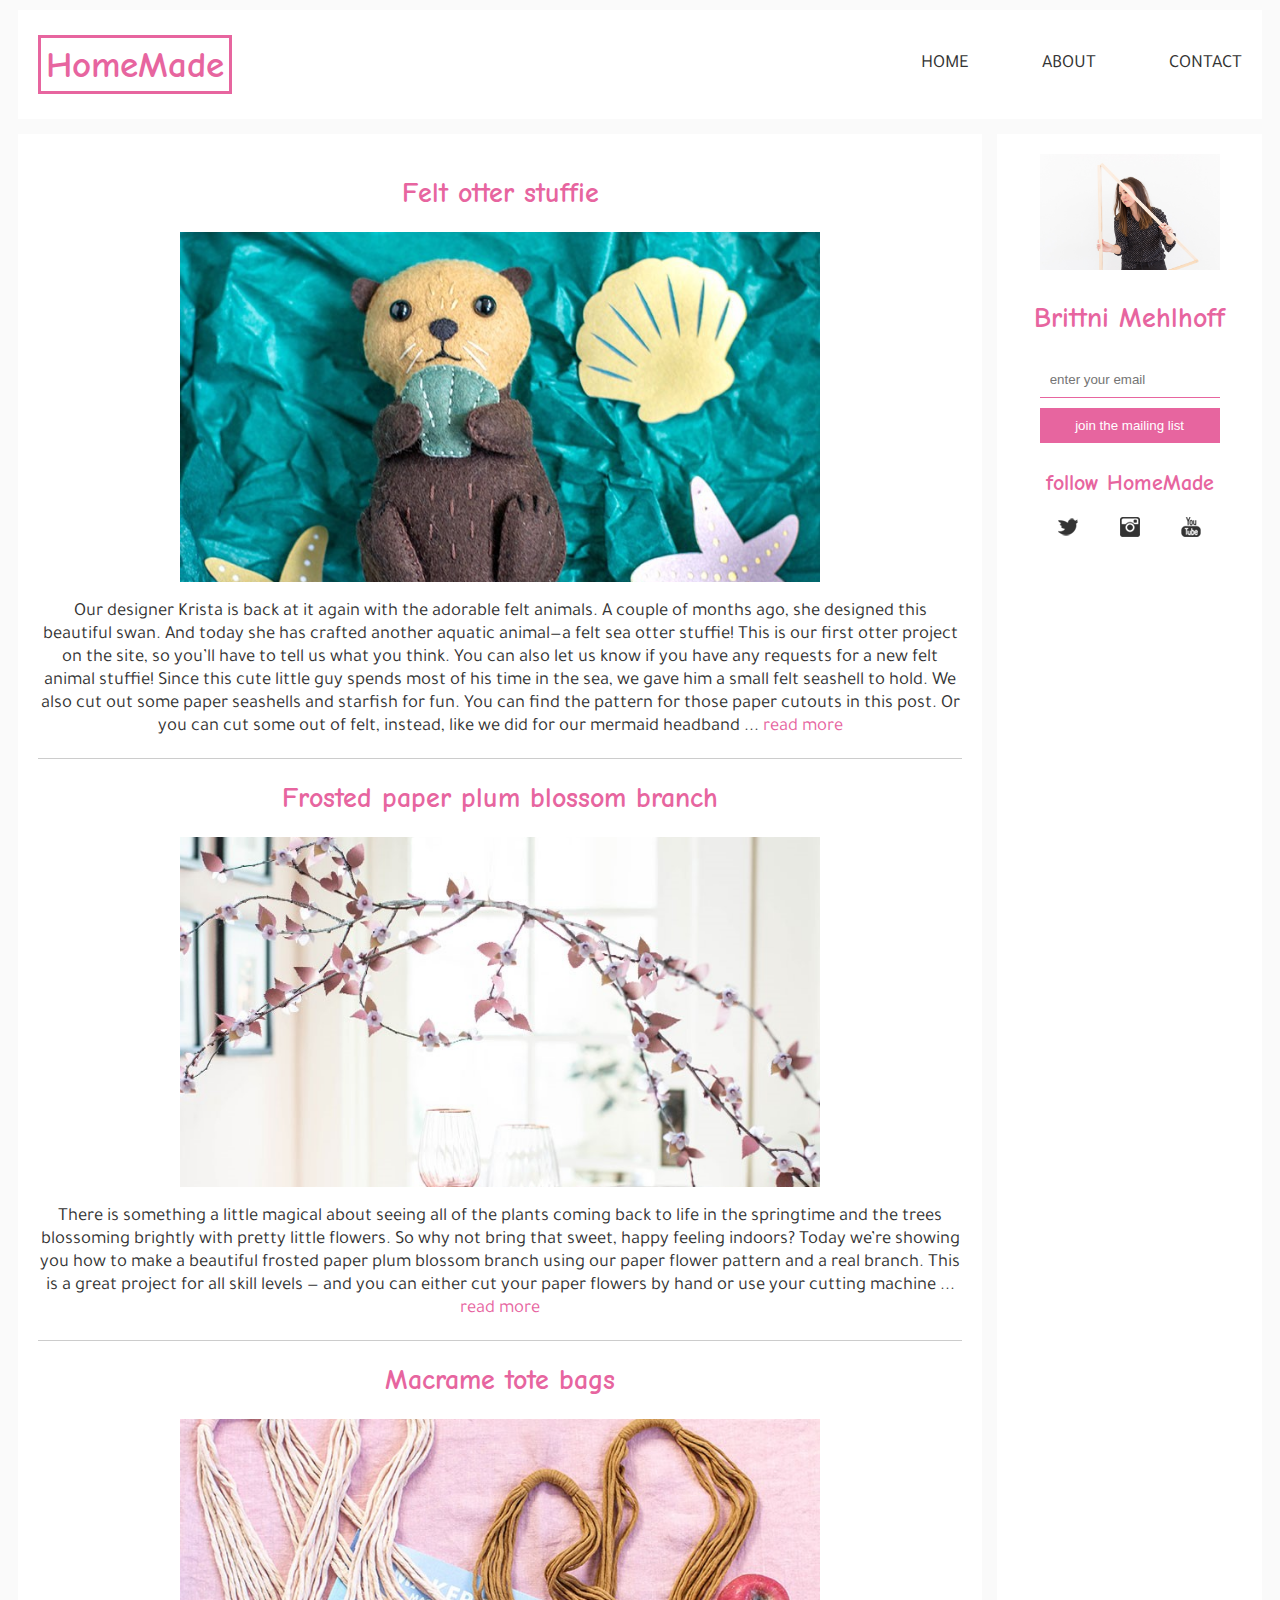
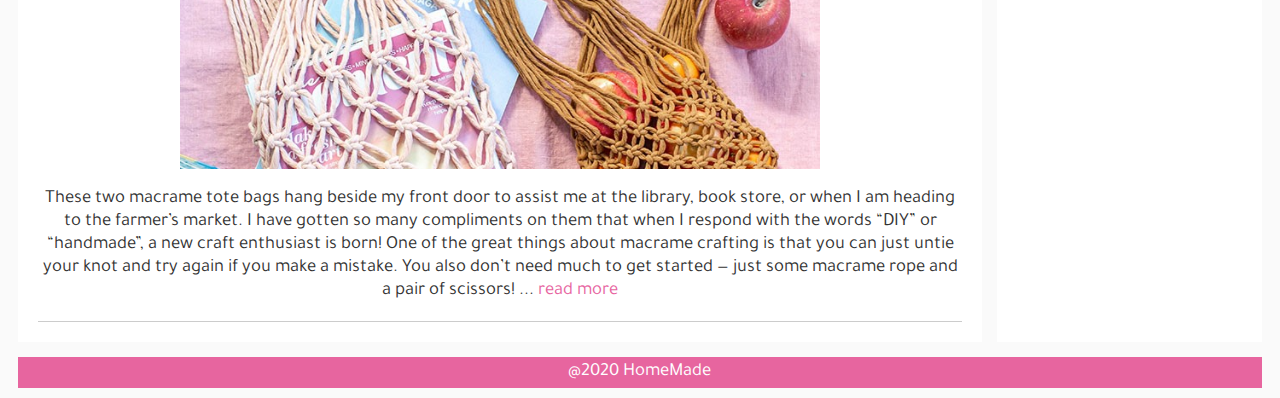
<file: index.html>
<!DOCTYPE html>
<html lang="en">
<head>
  <meta charset="UTF-8">
  <meta name="viewport" content="width=device-width, initial-scale=1.0">
  <title> HomeMade </title>
  <link rel="stylesheet" href="css/app.css">
  <!-- google fonts -->
  <link rel="stylesheet" href="https://fonts.googleapis.com/css2?family=Comic+Neue:wght@400;700&family=Tajawal:wght@400;700&display=swap">
  <!-- TODO: add favicon -->
  <link rel="icon" href="img/icon/favicon.png">
</head>


<body>
  <div class= "blog-continer">
    <header>
      <a href="index.html">
        <h1 id="logo">
          HomeMade
        </h1>
      </a>
      <ul class="main-nav">
        <li>
          <a href="index.html">
            Home
          </a>
        </li>
        <li>
          <a href="#">
            About
          </a>
        </li>
        <li>
          <a href="#">
            Contact
          </a>
        </li>
      </ul>
    </header>


    <main>
      <div class="card">
        <a href="felt-sea-otter-stuffie.html">
          <h2> Felt otter stuffie </h2>
        </a>
        <div class="cd" id="cd1"></div>
        <p> Our designer Krista is back at it again with the adorable felt animals. A couple of months ago, she designed this beautiful swan. And today she has crafted another aquatic animal—a felt sea otter stuffie! This is our first otter project on the site, so you’ll have to tell us what you think. You can also let us know if you have any requests for a new felt animal stuffie!
            Since this cute little guy spends most of his time in the sea, we gave him a small felt seashell to hold. We also cut out some paper seashells and starfish for fun. You can find the pattern for those paper cutouts in this post. Or you can cut some out of felt, instead, like we did for our mermaid headband ...
            <a href="felt-sea-otter-stuffie.html"> read more </a>
        </p>
      </div>

      <div class="card">
        <a href="frosted-paper-plum-blossom-branch.html">
          <h2> Frosted paper plum blossom branch </h2>
        </a>
        <div class="cd" id="cd2"></div>
        <p> There is something a little magical about seeing all of the plants coming back to life in the springtime and the trees blossoming brightly with pretty little flowers. So why not bring that sweet, happy feeling indoors? Today we’re showing you how to make a beautiful frosted paper plum blossom branch using our paper flower pattern and a real branch.
            This is a great project for all skill levels — and you can either cut your paper flowers by hand or use your cutting machine ...
            <a href="frosted-paper-plum-blossom-branch.html"> read more </a>
        </p>
      </div>

      <div class="card">
        <a href="macrame-tote-bags.html">
          <h2> Macrame tote bags </h2>
        </a>
        <div class="cd" id="cd3"></div>
        <p> These two macrame tote bags hang beside my front door to assist me at the library, book store, or when I am heading to the farmer’s market. I have gotten so many compliments on them that when I respond with the words “DIY” or “handmade”, a new craft enthusiast is born!
            One of the great things about macrame crafting is that you can just untie your knot and try again if you make a mistake. You also don’t need much to get started — just some macrame rope and a pair of scissors! ...
            <a href="macrame-tote-bags.html"> read more </a>
        </p>
      </div>
    </main>


    <aside>
      <a href="#">
        <img id="prof-pic" src="img/editor-brittni-mehlhoff.jpg" alt="profile picture">
      </a>
      <a href="#">
        <h2> Brittni Mehlhoff </h2>
      </a>
      <input type="text" placeholder="enter your email" name="mail" required>
      <input type="submit" value="join the mailing list">
      <h3> follow HomeMade </h3>
      <div class="social-account">
        <a href="https://twitter.com/home" target="_blank">
            <img src="img/icon/twitter.png" alt="twitter icon">
        </a>
        <a href="https://www.instagram.com/" target="_blank">
            <img src="img/icon/instagram.png" alt="instagram icon">
        </a>
        <a href="https://www.youtube.com/" target="_blank">
            <img src="img/icon/youtube.png" alt="youtube icon">
        </a>
      </div>
    </aside>


    <footer>
      @2020 HomeMade
    </footer>
  </div>
</body>
</html>
</file>
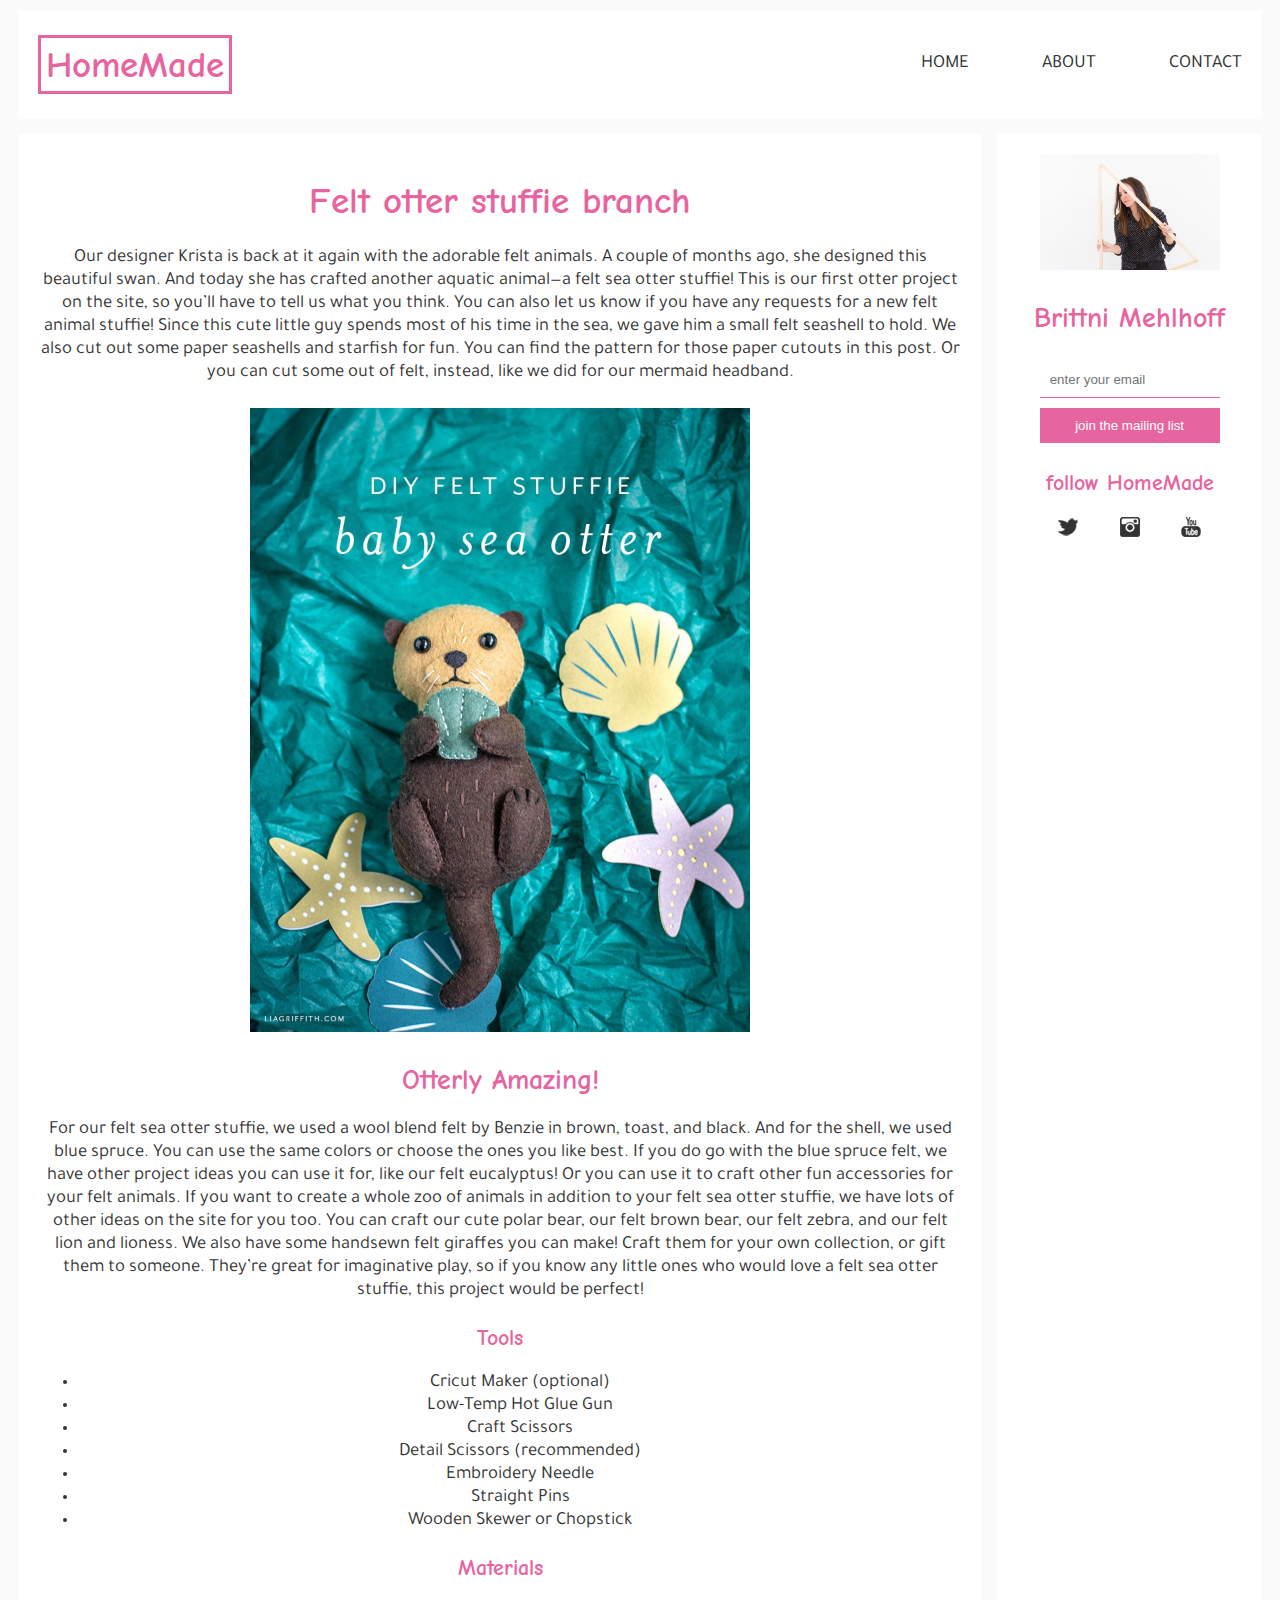
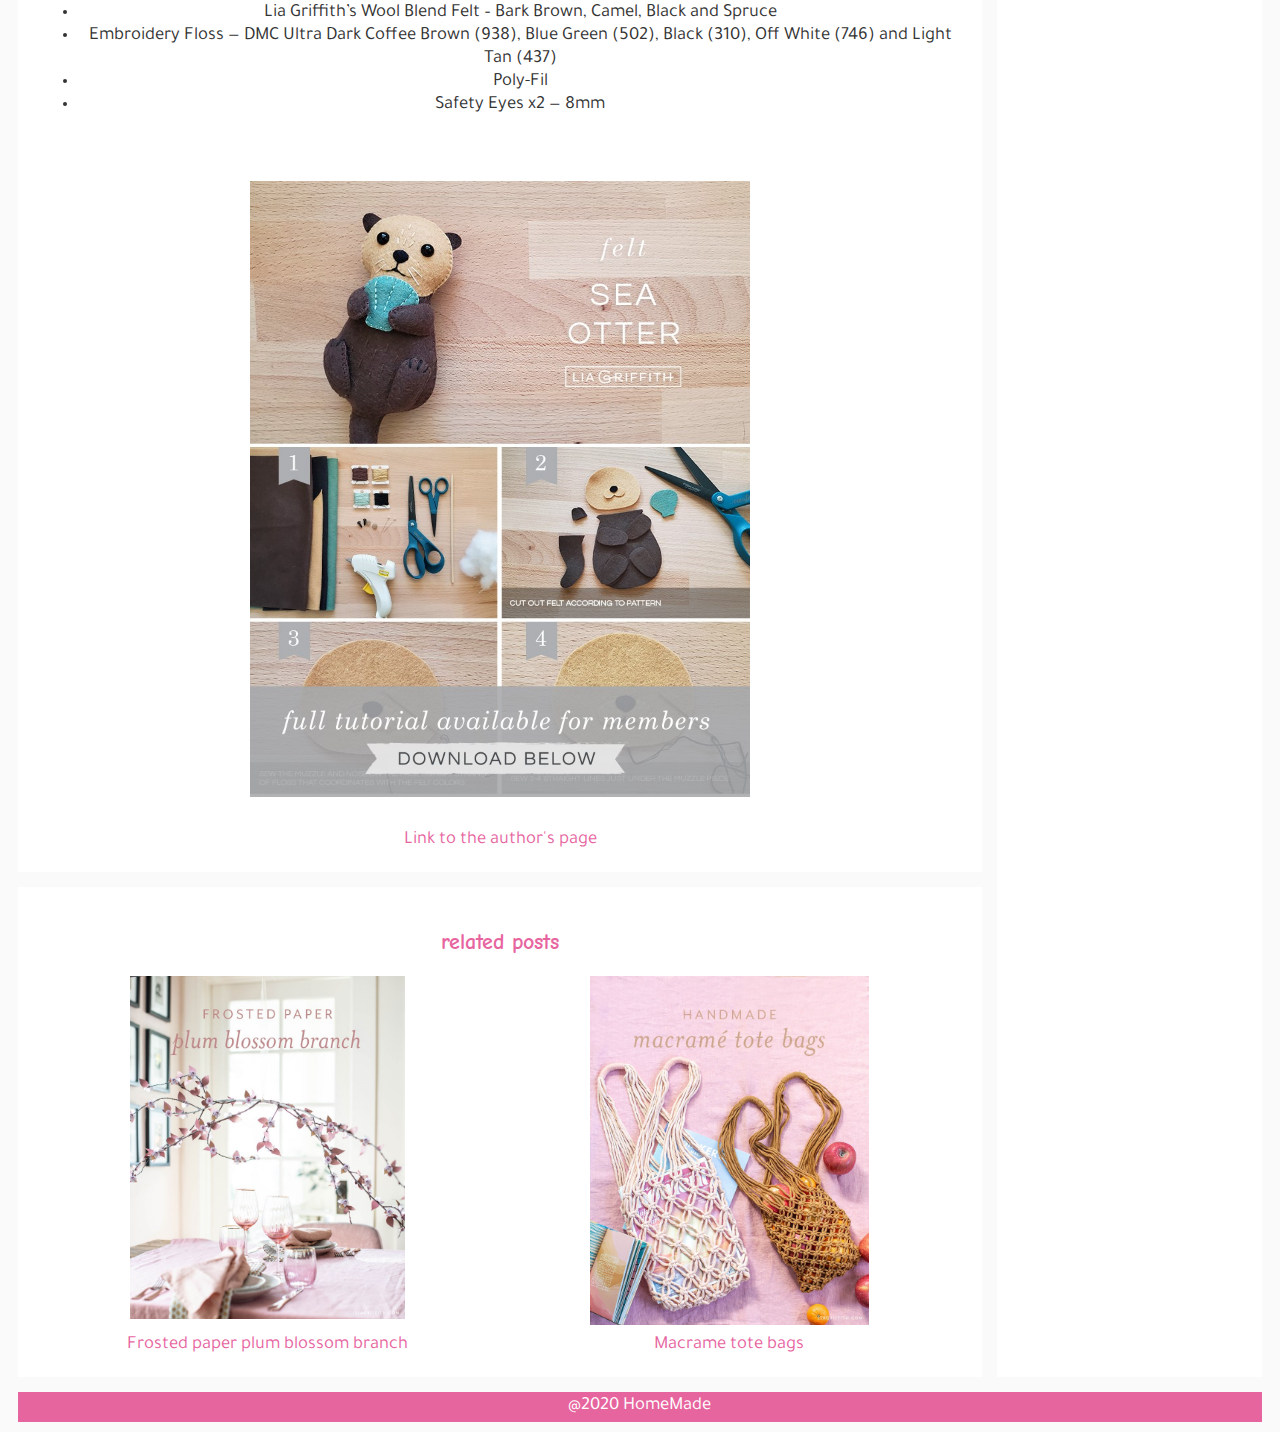
<file: felt-sea-otter-stuffie.html>
<!DOCTYPE html>
<html lang="en">
<head>
  <meta charset="UTF-8">
  <meta name="viewport" content="width=device-width, initial-scale=1.0">
  <title> Felt otter stuffie branch </title>
  <link rel="stylesheet" href="css/app.css">
  <!-- google fonts -->
  <link rel="stylesheet" href="https://fonts.googleapis.com/css2?family=Comic+Neue:wght@400;700&family=Tajawal:wght@400;700&display=swap">
  <!-- TODO: add favicon -->
  <link rel="icon" href="img/icon/favicon.png">
</head>


<body>
  <div class= "post-continer">
    <header>
      <a href="index.html">
        <h1 id="logo">
          HomeMade
        </h1>
      </a>
      <ul class="main-nav">
        <li>
          <a href="index.html">
            Home
          </a>
        </li>
        <li>
          <a href="#">
            About
          </a>
        </li>
        <li>
          <a href="#">
            Contact
          </a>
        </li>
      </ul>
    </header>


    <main>
      <h1> Felt otter stuffie branch </h1>
      Our designer Krista is back at it again with the adorable felt animals. A couple of months ago, she designed this beautiful swan. And today she has crafted another aquatic animal—a felt sea otter stuffie! This is our first otter project on the site, so you’ll have to tell us what you think. You can also let us know if you have any requests for a new felt animal stuffie!
      Since this cute little guy spends most of his time in the sea, we gave him a small felt seashell to hold. We also cut out some paper seashells and starfish for fun. You can find the pattern for those paper cutouts in this post. Or you can cut some out of felt, instead, like we did for our mermaid headband.
      <br> <br>
      <img class="post-img" src="img/felt-otter-stuffie.jpg" alt="felt otter stuffie">
      <h2> Otterly Amazing! </h2>
      For our felt sea otter stuffie, we used a wool blend felt by Benzie in brown, toast, and black. And for the shell, we used blue spruce. You can use the same colors or choose the ones you like best. If you do go with the blue spruce felt, we have other project ideas you can use it for, like our felt eucalyptus! Or you can use it to craft other fun accessories for your felt animals.
      If you want to create a whole zoo of animals in addition to your felt sea otter stuffie, we have lots of other ideas on the site for you too. You can craft our cute polar bear, our felt brown bear, our felt zebra, and our felt lion and lioness. We also have some handsewn felt giraffes you can make!
      Craft them for your own collection, or gift them to someone. They’re great for imaginative play, so if you know any little ones who would love a felt sea otter stuffie, this project would be perfect!
      <h3> Tools </h3>
      <ul>
        <li> Cricut Maker (optional) </li>
        <li> Low-Temp Hot Glue Gun </li>
        <li> Craft Scissors </li>
        <li> Detail Scissors (recommended) </li>
        <li> Embroidery Needle </li>
        <li> Straight Pins </li>
        <li> Wooden Skewer or Chopstick </li>
      </ul>
      <h3> Materials </h3>
      <ul>
        <li> Lia Griffith’s Wool Blend Felt – Bark Brown, Camel, Black and Spruce </li>
        <li> Embroidery Floss — DMC Ultra Dark Coffee Brown (938), Blue Green (502), Black (310), Off White (746) and Light Tan (437) </li>
        <li> Poly-Fil </li>
        <li> Safety Eyes x2 — 8mm </li>
      </ul>
      <br> <br>
      <img class="post-img" src="img/felt-otter-stuffie-step-by-step.jpg" alt="felt otter stuffie step by step">
      <br> <br>
      <a href="https://liagriffith.com/felt-sea-otter-stuffie/" target="_blank"> Link to the author's page </a>
    </main>


    <div class="related-posts">
        <h3 class="rel-hd"> related posts </h3>
        <div class="rel-pst-1">
          <a href="frosted-paper-plum-blossom-branch.html">
            <img class="rel-img" src="img/frosted-paper-plum-blossom-branch.jpg" alt="frosted paper plum blossom branch">
          </a>
        </div>

        <div class="pst-txt-1">
          <a href="frosted-paper-plum-blossom-branch.html"> Frosted paper plum blossom branch </a>
        </div>

        <div class="rel-pst-2">
        <a href="macrame-tote-bags.html">
            <img class="rel-img" src="img/macrame-tote-bags.jpg" alt="macrame tote bags">
        </a>
      </div>

      <div class="pst-txt-2">
        <a href="macrame-tote-bags.html"> Macrame tote bags </a>
      </div>
    </div>


    <aside>
        <a href="#">
          <img id="prof-pic" src="img/editor-brittni-mehlhoff.jpg" alt="profile picture">
        </a>
        <a href="#">
          <h2> Brittni Mehlhoff </h2>
        </a>
        <input type="text" placeholder="enter your email" name="mail" required>
        <input type="submit" value="join the mailing list">
        <h3> follow HomeMade </h3>
        <div class="social-account">
          <a href="https://twitter.com/home" target="_blank">
              <img src="img/icon/twitter.png" alt="twitter icon">
          </a>
          <a href="https://www.instagram.com/" target="_blank">
              <img src="img/icon/instagram.png" alt="instagram icon">
          </a>
          <a href="https://www.youtube.com/" target="_blank">
              <img src="img/icon/youtube.png" alt="youtube icon">
          </a>
        </div>
      </aside>
  
  
      <footer>
        @2020 HomeMade
      </footer>
    </div>
  </body>
  </html>
</file>
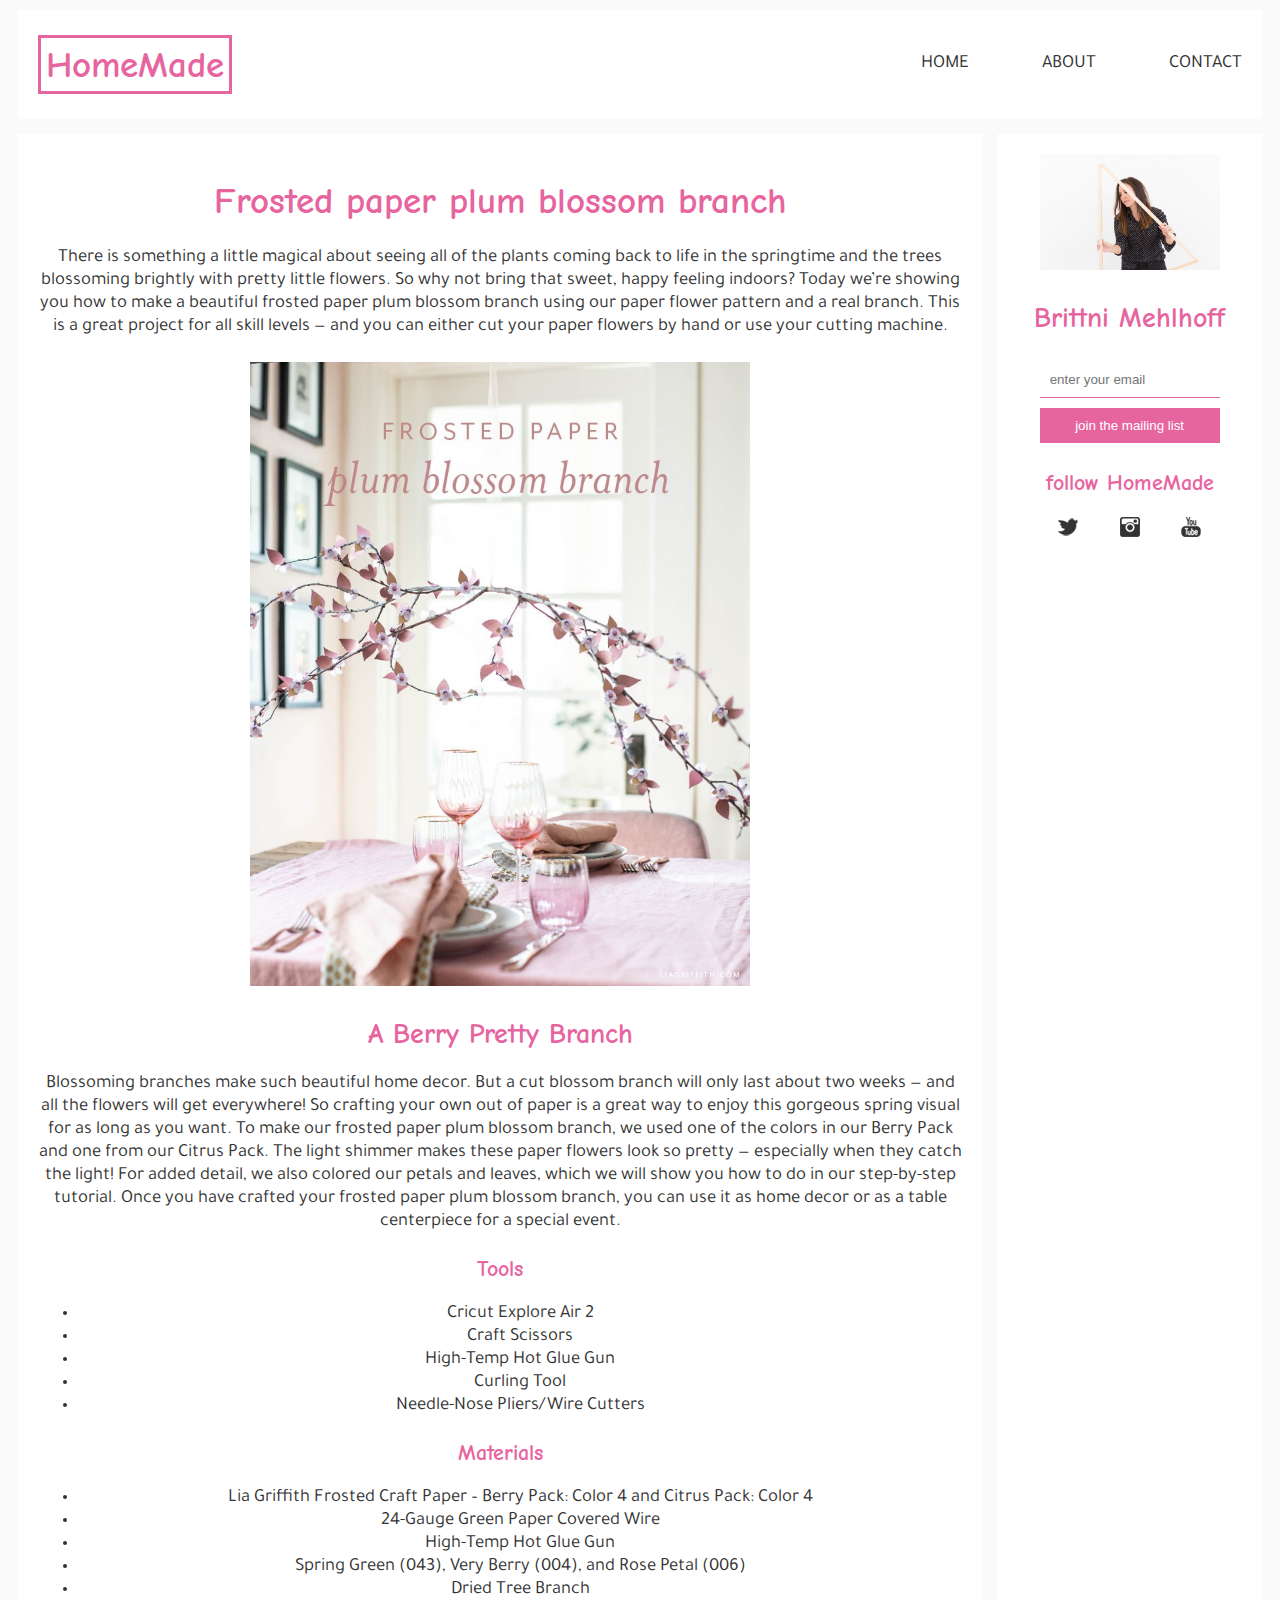
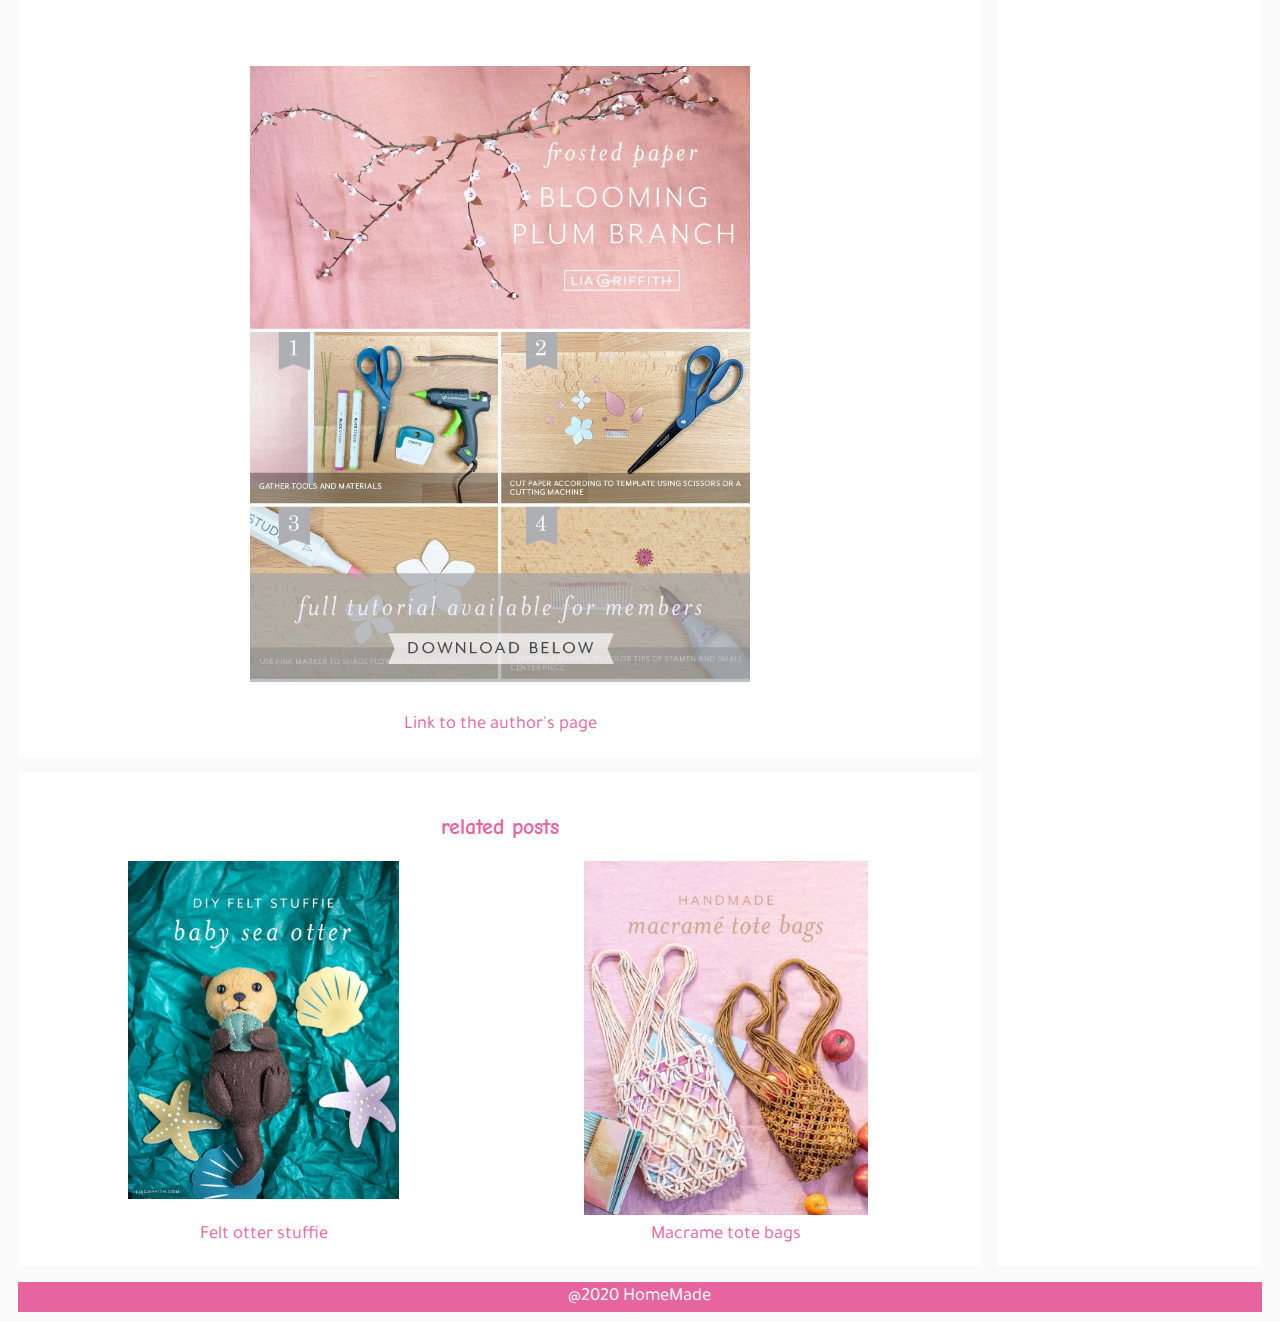
<file: frosted-paper-plum-blossom-branch.html>
<!DOCTYPE html>
<html lang="en">
<head>
  <meta charset="UTF-8">
  <meta name="viewport" content="width=device-width, initial-scale=1.0">
  <title> Frosted paper plum blossom branch </title>
  <link rel="stylesheet" href="css/app.css">
  <!-- google fonts -->
  <link rel="stylesheet" href="https://fonts.googleapis.com/css2?family=Comic+Neue:wght@400;700&family=Tajawal:wght@400;700&display=swap">
  <!-- TODO: add favicon -->
  <link rel="icon" href="img/icon/favicon.png">
</head>


<body>
  <div class= "post-continer">
    <header>
      <a href="index.html">
        <h1 id="logo">
          HomeMade
        </h1>
      </a>
      <ul class="main-nav">
        <li>
          <a href="index.html">
            Home
          </a>
        </li>
        <li>
          <a href="#">
            About
          </a>
        </li>
        <li>
          <a href="#">
            Contact
          </a>
        </li>
      </ul>
    </header>


    <main>
      <h1> Frosted paper plum blossom branch </h1>
      There is something a little magical about seeing all of the plants coming back to life in the springtime and the trees blossoming brightly with pretty little flowers. So why not bring that sweet, happy feeling indoors? Today we’re showing you how to make a beautiful frosted paper plum blossom branch using our paper flower pattern and a real branch.
      This is a great project for all skill levels — and you can either cut your paper flowers by hand or use your cutting machine.
      <br> <br>
      <img class="post-img" src="img/frosted-paper-plum-blossom-branch.jpg" alt="frosted paper plum blossom branch">
      <h2> A Berry Pretty Branch </h2>
      Blossoming branches make such beautiful home decor. But a cut blossom branch will only last about two weeks — and all the flowers will get everywhere! So crafting your own out of paper is a great way to enjoy this gorgeous spring visual for as long as you want.
      To make our frosted paper plum blossom branch, we used one of the colors in our Berry Pack and one from our Citrus Pack. The light shimmer makes these paper flowers look so pretty —  especially when they catch the light! For added detail, we also colored our petals and leaves, which we will show you how to do in our step-by-step tutorial.
      Once you have crafted your frosted paper plum blossom branch, you can use it as home decor or as a table centerpiece for a special event.
      <h3> Tools </h3>
      <ul>
        <li> Cricut Explore Air 2 </li>
        <li> Craft Scissors </li>
        <li> High-Temp Hot Glue Gun </li>
        <li> Curling Tool </li>
        <li> Needle-Nose Pliers/Wire Cutters </li>
      </ul>
      <h3> Materials </h3>
      <ul>
        <li> Lia Griffith Frosted Craft Paper – Berry Pack: Color 4 and Citrus Pack: Color 4 </li>
        <li> 24-Gauge Green Paper Covered Wire </li>
        <li> High-Temp Hot Glue Gun </li>
        <li> Spring Green (043), Very Berry (004), and Rose Petal (006) </li>
        <li> Dried Tree Branch </li>
      </ul>
      <br> <br>
      <img class="post-img" src="img/frosted-paper-plum-blossom-branch-step-by-step.jpg" alt="frosted paper plum blossom branch step by step">
      <br> <br>
      <a href="https://liagriffith.com/frosted-paper-plum-blossom-branch/" target="_blank"> Link to the author's page </a>
    </main>


    <div class="related-posts">
      <h3 class="rel-hd"> related posts </h3>
      <div class="rel-pst-1">
        <a href="felt-sea-otter-stuffie.html">
          <img class="rel-img" src="img/felt-otter-stuffie.jpg" alt="felt otter stuffie">
        </a>
      </div>

      <div class="pst-txt-1">
        <a href="felt-sea-otter-stuffie.html"> Felt otter stuffie </a>
      </div>

      <div class="rel-pst-2">
        <a href="macrame-tote-bags.html">
          <img class="rel-img" src="img/macrame-tote-bags.jpg" alt="macrame tote bags">
        </a>
      </div>

      <div class="pst-txt-2">
        <a href="macrame-tote-bags.html"> Macrame tote bags </a>
      </div>
    </div>


    <aside>
        <a href="#">
          <img id="prof-pic" src="img/editor-brittni-mehlhoff.jpg" alt="profile picture">
        </a>
        <a href="#">
          <h2> Brittni Mehlhoff </h2>
        </a>
        <input type="text" placeholder="enter your email" name="mail" required>
        <input type="submit" value="join the mailing list">
        <h3> follow HomeMade </h3>
        <div class="social-account">
          <a href="https://twitter.com/home" target="_blank">
              <img src="img/icon/twitter.png" alt="twitter icon">
          </a>
          <a href="https://www.instagram.com/" target="_blank">
              <img src="img/icon/instagram.png" alt="instagram icon">
          </a>
          <a href="https://www.youtube.com/" target="_blank">
              <img src="img/icon/youtube.png" alt="youtube icon">
          </a>
        </div>
      </aside>
  
  
      <footer>
        @2020 HomeMade
      </footer>
    </div>
  </body>
  </html>
</file>
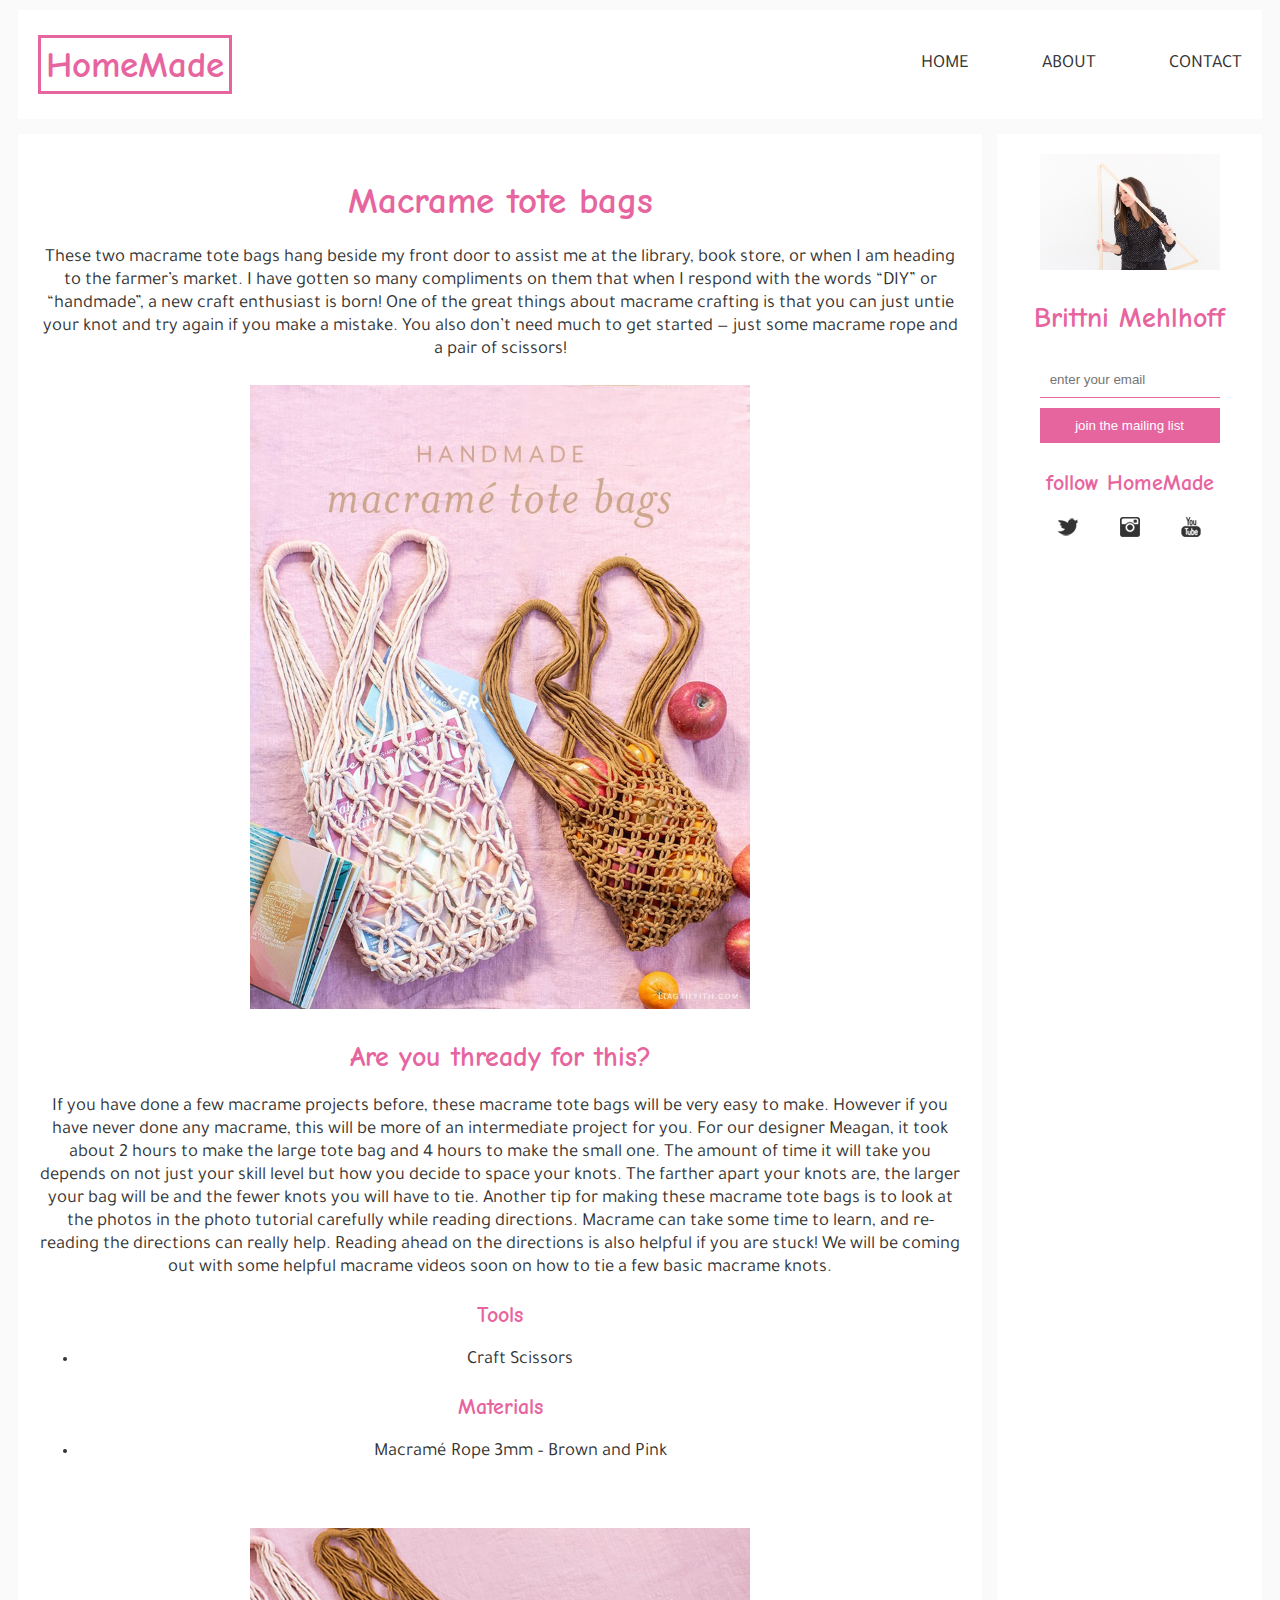
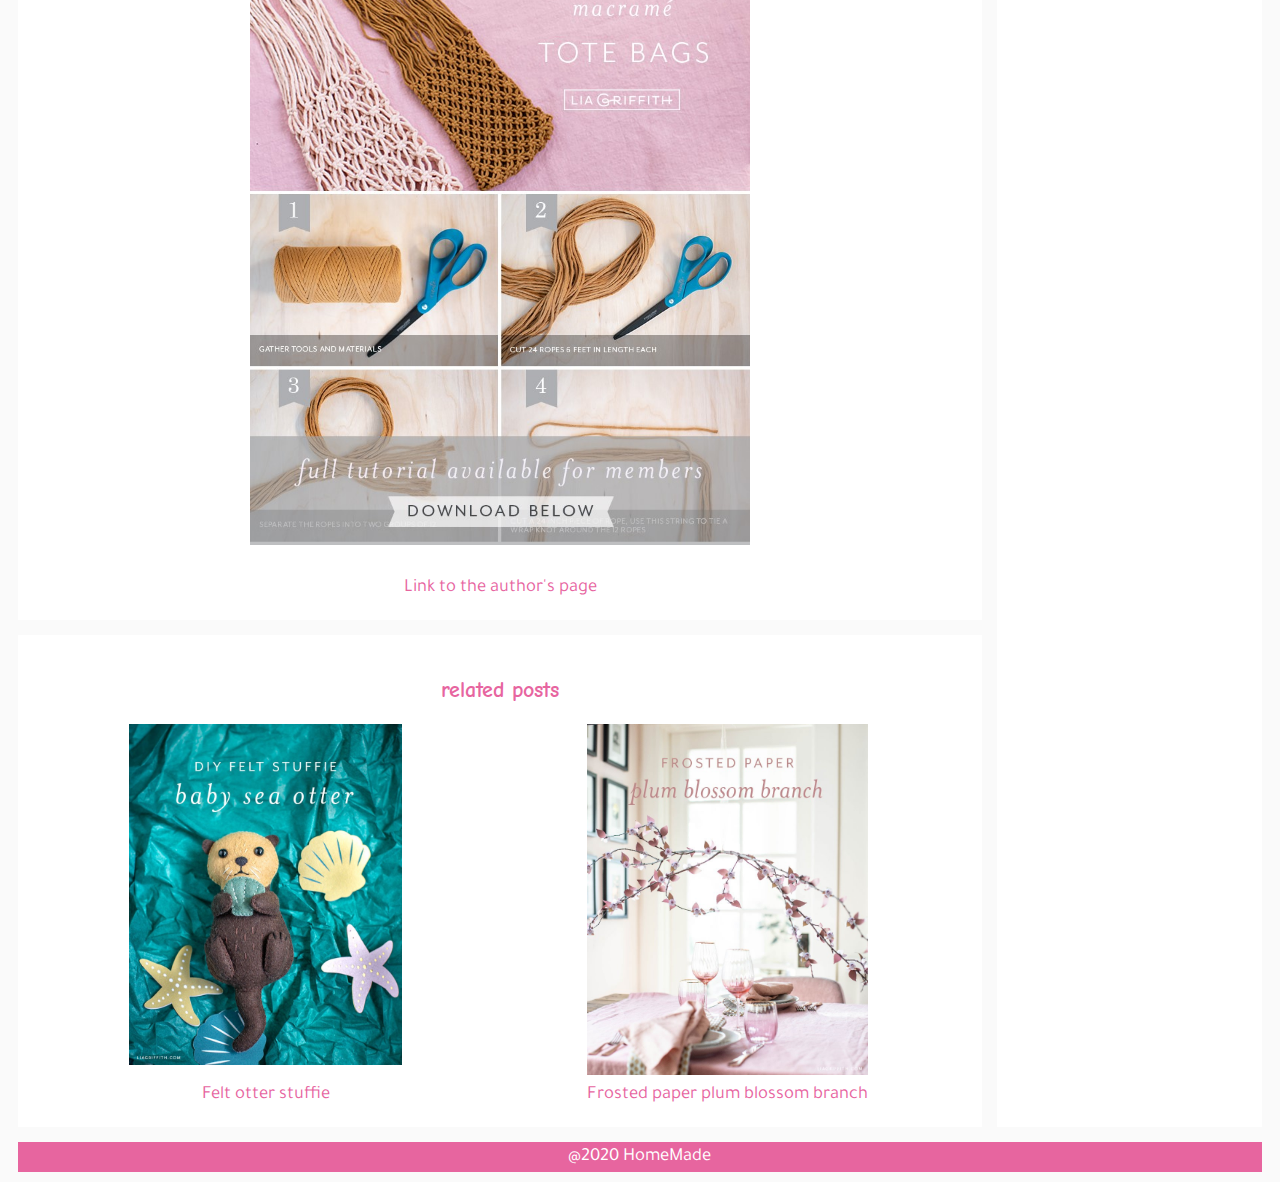
<file: macrame-tote-bags.html>
<!DOCTYPE html>
<html lang="en">
<head>
  <meta charset="UTF-8">
  <meta name="viewport" content="width=device-width, initial-scale=1.0">
  <title> Macrame tote bags </title>
  <link rel="stylesheet" href="css/app.css">
  <!-- google fonts -->
  <link rel="stylesheet" href="https://fonts.googleapis.com/css2?family=Comic+Neue:wght@400;700&family=Tajawal:wght@400;700&display=swap">
  <!-- TODO: add favicon -->
  <link rel="icon" href="img/icon/favicon.png">
</head>


<body>
  <div class= "post-continer">
    <header>
      <a href="index.html">
        <h1 id="logo">
          HomeMade
        </h1>
      </a>
      <ul class="main-nav">
        <li>
          <a href="index.html">
            Home
          </a>
        </li>
        <li>
          <a href="#">
            About
          </a>
        </li>
        <li>
          <a href="#">
            Contact
          </a>
        </li>
      </ul>
    </header>


    <main>
      <h1> Macrame tote bags </h1>
      These two macrame tote bags hang beside my front door to assist me at the library, book store, or when I am heading to the farmer’s market. I have gotten so many compliments on them that when I respond with the words “DIY” or “handmade”, a new craft enthusiast is born!
      One of the great things about macrame crafting is that you can just untie your knot and try again if you make a mistake. You also don’t need much to get started — just some macrame rope and a pair of scissors!
      <br> <br>
      <img class="post-img" src="img/macrame-tote-bags.jpg" alt="macrame tote bags">
      <h2> Are you thready for this? </h2>
      If you have done a few macrame projects before, these macrame tote bags will be very easy to make. However if you have never done any macrame, this will be more of an intermediate project for you. For our designer Meagan, it took about 2 hours to make the large tote bag and 4 hours to make the small one. The amount of time it will take you depends on not just your skill level but how you decide to space your knots. The farther apart your knots are, the larger your bag will be and the fewer knots you will have to tie. Another tip for making these macrame tote bags is to look at the photos in the photo tutorial carefully while reading directions. Macrame can take some time to learn, and re-reading the directions can really help. Reading ahead on the directions is also helpful if you are stuck! We will be coming out with some helpful macrame videos soon on how to tie a few basic macrame knots.
      <h3> Tools </h3>
      <ul>
        <li> Craft Scissors </li>
      </ul>
      <h3> Materials </h3>
      <ul>
        <li> Macramé Rope 3mm – Brown and Pink </li>
      </ul>
      <br> <br>
      <img class="post-img" src="img/macrame-tote-bags-step-by-step.jpg" alt="macrame tote bags">
      <br> <br>
      <a href="https://liagriffith.com/macrame-tote-bags/" target="_blank"> Link to the author's page </a>
    </main>


    <div class="related-posts">
        <h3 class="rel-hd"> related posts </h3>
        <div class="rel-pst-1">
          <a href="felt-sea-otter-stuffie.html">
            <img class="rel-img" src="img/felt-otter-stuffie.jpg" alt="felt otter stuffie">
          </a>
        </div>

        <div class="pst-txt-1">
          <a href="felt-sea-otter-stuffie.html"> Felt otter stuffie </a>
        </div>

        <div class="rel-pst-2">
        <a href="frosted-paper-plum-blossom-branch.html">
            <img class="rel-img" src="img/frosted-paper-plum-blossom-branch.jpg" alt="frosted paper plum blossom branch">
        </a>
      </div>

      <div class="pst-txt-2">
        <a href="frosted-paper-plum-blossom-branch.html"> Frosted paper plum blossom branch </a>
      </div>
    </div>


    <aside>
        <a href="#">
          <img id="prof-pic" src="img/editor-brittni-mehlhoff.jpg" alt="profile picture">
        </a>
        <a href="#">
          <h2> Brittni Mehlhoff </h2>
        </a>
        <input type="text" placeholder="enter your email" name="mail" required>
        <input type="submit" value="join the mailing list">
        <h3> follow HomeMade </h3>
        <div class="social-account">
          <a href="https://twitter.com/home" target="_blank">
              <img src="img/icon/twitter.png" alt="twitter icon">
          </a>
          <a href="https://www.instagram.com/" target="_blank">
              <img src="img/icon/instagram.png" alt="instagram icon">
          </a>
          <a href="https://www.youtube.com/" target="_blank">
              <img src="img/icon/youtube.png" alt="youtube icon">
          </a>
        </div>
      </aside>
  
  
      <footer>
        @2020 HomeMade
      </footer>
    </div>
  </body>
  </html>
</file>
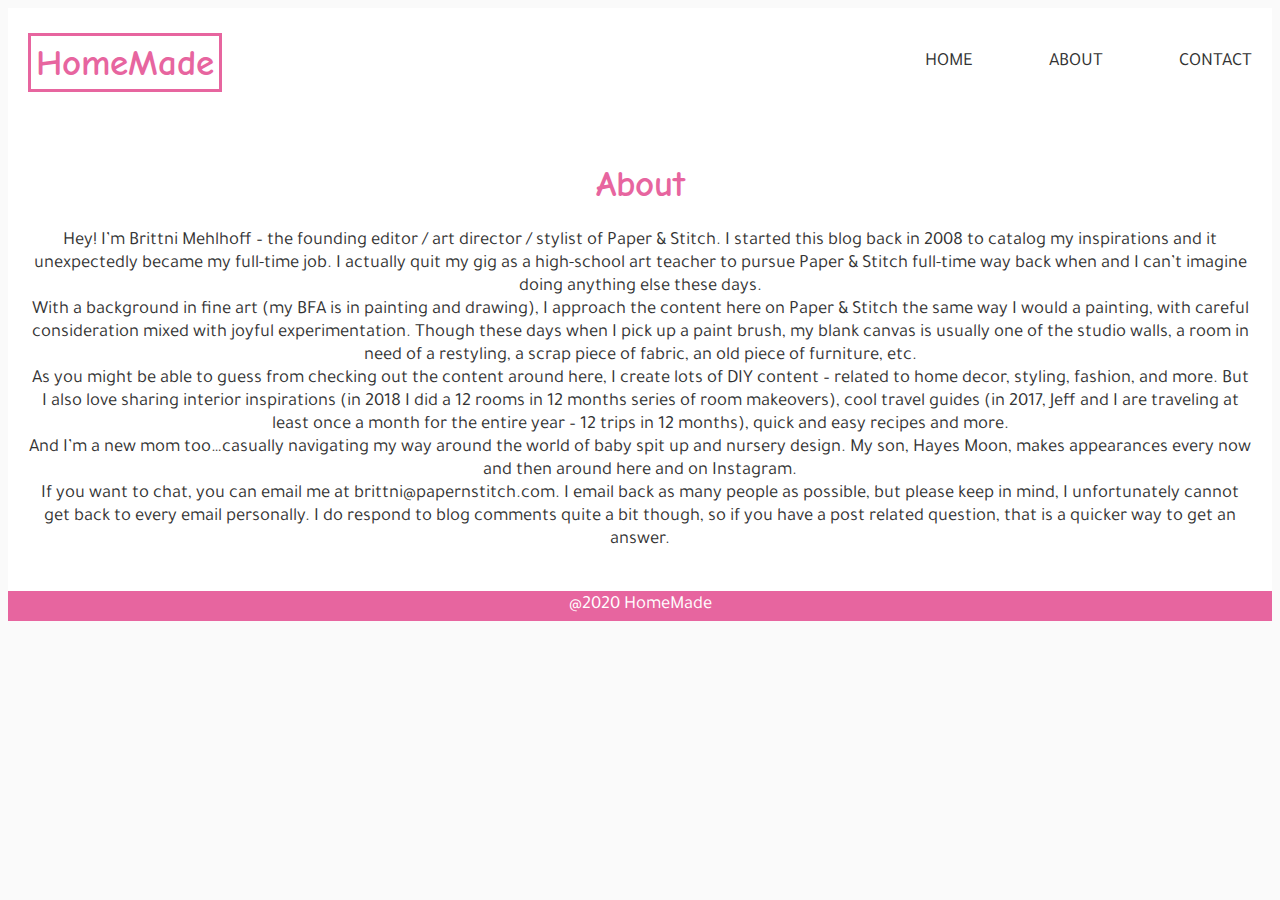
<file: html/about.html>
<!DOCTYPE html>
<html lang="en">
<head>
  <meta charset="UTF-8">
  <meta name="viewport" content="width=device-width, initial-scale=1.0">
  <title> About </title>
  <link rel="stylesheet" href="../css/app.css" type="text/css">
  <!-- google fonts -->
  <link rel="stylesheet" href="https://fonts.googleapis.com/css2?family=Comic+Neue:wght@400;700&family=Tajawal:wght@400;700&display=swap">
  <!-- TODO: add favicon -->
  <link rel="icon" href="../img/icon/favicon.png">
</head>


<body>
  <div class= "about-continer">
    <header>
      <a href="../index.html">
        <h1 id="logo">
          HomeMade
        </h1>
      </a>
      <ul class="main-nav">
        <li>
          <a href="../index.html">
            Home
          </a>
        </li>
        <li>
          <a href="about.html">
            About
          </a>
        </li>
        <li>
          <a href="#">
            Contact
          </a>
        </li>
      </ul>
    </header>


    <main>
      <h1> About </h1>
      <p>
          Hey! I’m Brittni Mehlhoff – the founding editor / art director / stylist of Paper & Stitch. I started this blog back in 2008 to catalog my inspirations and it unexpectedly became my full-time job. I actually quit my gig as a high-school art teacher to pursue Paper & Stitch full-time way back when and I can’t imagine doing anything else these days. <br>
          With a background in fine art (my BFA is in painting and drawing), I approach the content here on Paper & Stitch the same way I would a painting, with careful consideration mixed with joyful experimentation. Though these days when I pick up a paint brush, my blank canvas is usually one of the studio walls, a room in need of a restyling, a scrap piece of fabric, an old piece of furniture, etc. <br>
          As you might be able to guess from checking out the content around here, I create lots of DIY content – related to home decor, styling, fashion, and more. But I also love sharing interior inspirations (in 2018 I did a 12 rooms in 12 months series of room makeovers), cool travel guides (in 2017, Jeff and I are traveling at least once a month for the entire year – 12 trips in 12 months), quick and easy recipes and more. <br>
          And I’m a new mom too…casually navigating my way around the world of baby spit up and nursery design. My son, Hayes Moon, makes appearances every now and then around here and on Instagram. <br>
          If you want to chat, you can email me at brittni@papernstitch.com. I email back as many people as possible, but please keep in mind, I unfortunately cannot get back to every email personally. I do respond to blog comments quite a bit though, so if you have a post related question, that is a quicker way to get an answer. <br>
      </p>
    </main>
  
  
      <footer>
        @2020 HomeMade
      </footer>
    </div>
  </body>
  </html>
</file>
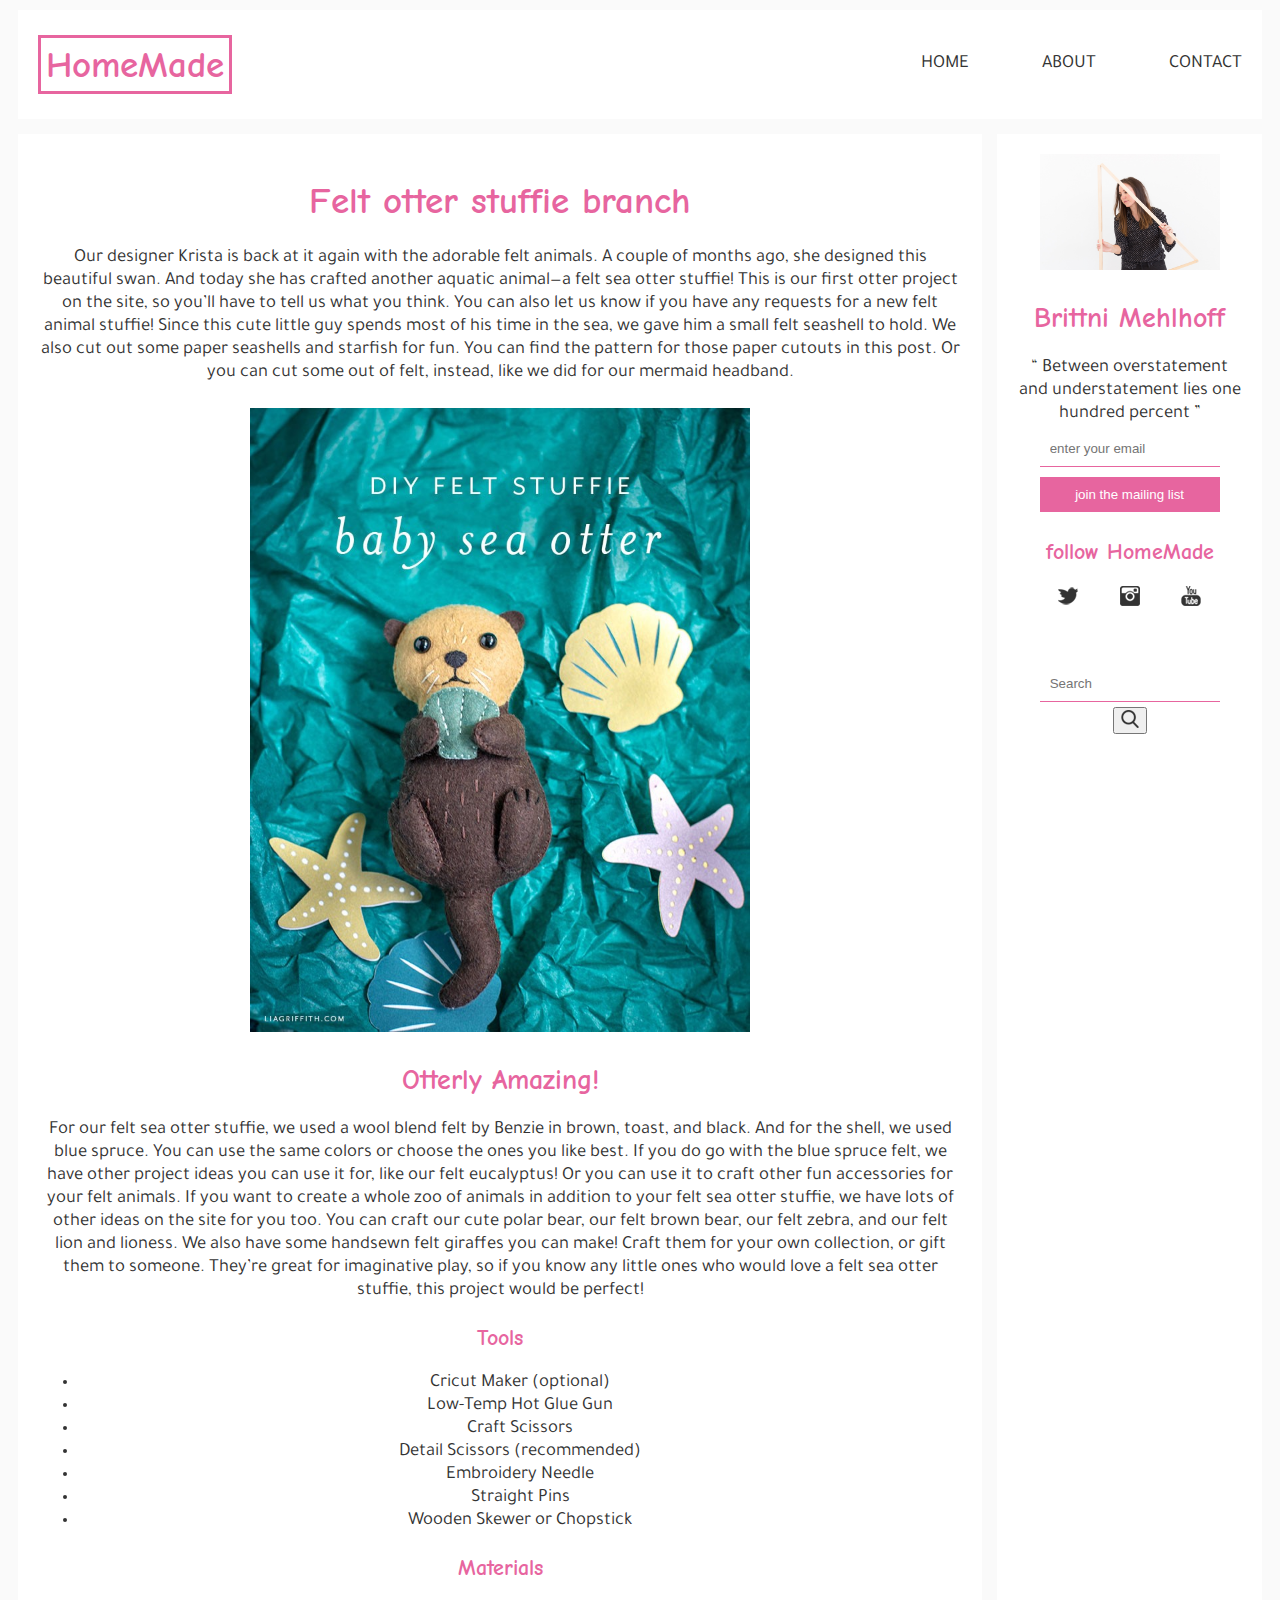
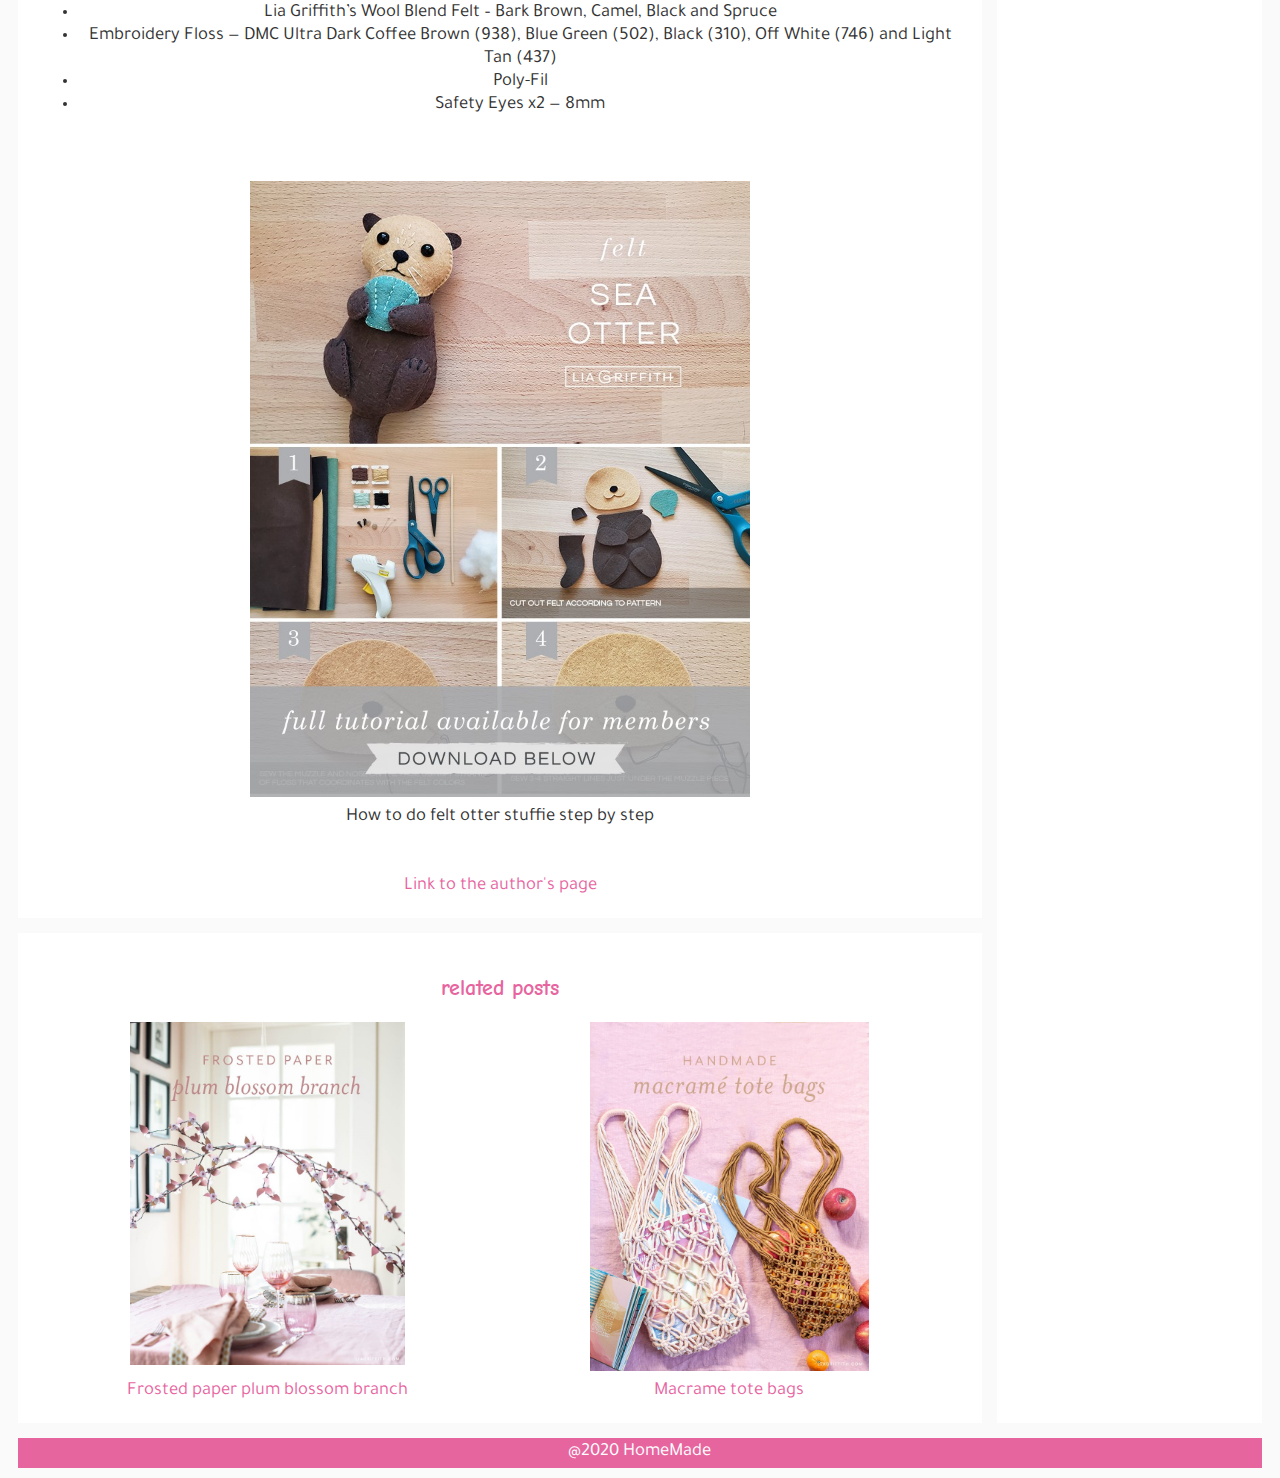
<file: html/felt-sea-otter-stuffie.html>
<!DOCTYPE html>
<html lang="en">
<head>
  <meta charset="UTF-8">
  <meta name="viewport" content="width=device-width, initial-scale=1.0">
  <title> Felt otter stuffie branch </title>
  <link rel="stylesheet" href="../css/app.css" type="text/css">
  <!-- google fonts -->
  <link rel="stylesheet" href="https://fonts.googleapis.com/css2?family=Comic+Neue:wght@400;700&family=Tajawal:wght@400;700&display=swap">
  <!-- TODO: add favicon -->
  <link rel="icon" href="../img/icon/favicon.png">
</head>


<body>
  <div class= "post-continer">
    <header>
      <a href="../index.html">
        <h1 id="logo">
          HomeMade
        </h1>
      </a>
      <ul class="main-nav">
        <li>
          <a href="../index.html">
            Home
          </a>
        </li>
        <li>
          <a href="about.html">
            About
          </a>
        </li>
        <li>
          <a href="#">
            Contact
          </a>
        </li>
      </ul>
    </header>


    <main>
      <h1> Felt otter stuffie branch </h1>
      Our designer Krista is back at it again with the adorable felt animals. A couple of months ago, she designed this beautiful swan. And today she has crafted another aquatic animal—a felt sea otter stuffie! This is our first otter project on the site, so you’ll have to tell us what you think. You can also let us know if you have any requests for a new felt animal stuffie!
      Since this cute little guy spends most of his time in the sea, we gave him a small felt seashell to hold. We also cut out some paper seashells and starfish for fun. You can find the pattern for those paper cutouts in this post. Or you can cut some out of felt, instead, like we did for our mermaid headband.
      <br> <br>
      <img class="post-img" src="../img/felt-otter-stuffie.jpg" alt="felt otter stuffie">
      <h2> Otterly Amazing! </h2>
      For our felt sea otter stuffie, we used a wool blend felt by Benzie in brown, toast, and black. And for the shell, we used blue spruce. You can use the same colors or choose the ones you like best. If you do go with the blue spruce felt, we have other project ideas you can use it for, like our felt eucalyptus! Or you can use it to craft other fun accessories for your felt animals.
      If you want to create a whole zoo of animals in addition to your felt sea otter stuffie, we have lots of other ideas on the site for you too. You can craft our cute polar bear, our felt brown bear, our felt zebra, and our felt lion and lioness. We also have some handsewn felt giraffes you can make!
      Craft them for your own collection, or gift them to someone. They’re great for imaginative play, so if you know any little ones who would love a felt sea otter stuffie, this project would be perfect!
      <h3> Tools </h3>
      <ul>
        <li> Cricut Maker (optional) </li>
        <li> Low-Temp Hot Glue Gun </li>
        <li> Craft Scissors </li>
        <li> Detail Scissors (recommended) </li>
        <li> Embroidery Needle </li>
        <li> Straight Pins </li>
        <li> Wooden Skewer or Chopstick </li>
      </ul>
      <h3> Materials </h3>
      <ul>
        <li> Lia Griffith’s Wool Blend Felt – Bark Brown, Camel, Black and Spruce </li>
        <li> Embroidery Floss — DMC Ultra Dark Coffee Brown (938), Blue Green (502), Black (310), Off White (746) and Light Tan (437) </li>
        <li> Poly-Fil </li>
        <li> Safety Eyes x2 — 8mm </li>
      </ul>
      <br> <br>
      <img class="post-img" src="../img/felt-otter-stuffie-step-by-step.jpg" alt="felt otter stuffie step by step">
      <figcaption> How to do felt otter stuffie step by step </figcaption>
      <br> <br>
      <a href="https://liagriffith.com/felt-sea-otter-stuffie/" target="_blank"> Link to the author's page </a>
    </main>


    <div class="related-posts">
        <h3 class="rel-hd"> related posts </h3>
        <div class="rel-pst-1">
          <a href="frosted-paper-plum-blossom-branch.html">
            <img class="rel-img" src="../img/frosted-paper-plum-blossom-branch.jpg" alt="frosted paper plum blossom branch">
          </a>
        </div>

        <div class="pst-txt-1">
          <a href="frosted-paper-plum-blossom-branch.html"> Frosted paper plum blossom branch </a>
        </div>

        <div class="rel-pst-2">
        <a href="macrame-tote-bags.html">
            <img class="rel-img" src="../img/macrame-tote-bags.jpg" alt="macrame tote bags">
        </a>
      </div>

      <div class="pst-txt-2">
        <a href="macrame-tote-bags.html"> Macrame tote bags </a>
      </div>
    </div>


    <aside>
        <a href="about.html">
          <img id="prof-pic" src="../img/editor-brittni-mehlhoff.jpg" alt="profile picture">
        </a>
        <a href="about.html">
          <h2> Brittni Mehlhoff </h2>
        </a>
        <q cite="https://www.goodreads.com/quotes/tag/statement">
          Between overstatement and understatement lies one hundred percent
        </q>
        <br>
        <input type="text" placeholder="enter your email" name="mail" required>
        <input type="submit" value="join the mailing list">
        <h3> follow HomeMade </h3>
        <div class="social-account">
          <a href="https://twitter.com/home" target="_blank">
              <img src="../img/icon/twitter.png" alt="twitter icon">
          </a>
          <a href="https://www.instagram.com/" target="_blank">
              <img src="../img/icon/instagram.png" alt="instagram icon">
          </a>
          <a href="https://www.youtube.com/" target="_blank">
              <img src="../img/icon/youtube.png" alt="youtube icon">
          </a>
        </div>
        <br> <br>
      <div class="search-container">
        <input type="text" placeholder="Search" name="search">
        <button type="submit">
            <img src="../img/icon/search.png" alt="search icon">
        </button>
    </div>
      </aside>
  
  
      <footer>
        @2020 HomeMade
      </footer>
    </div>
  </body>
  </html>
</file>
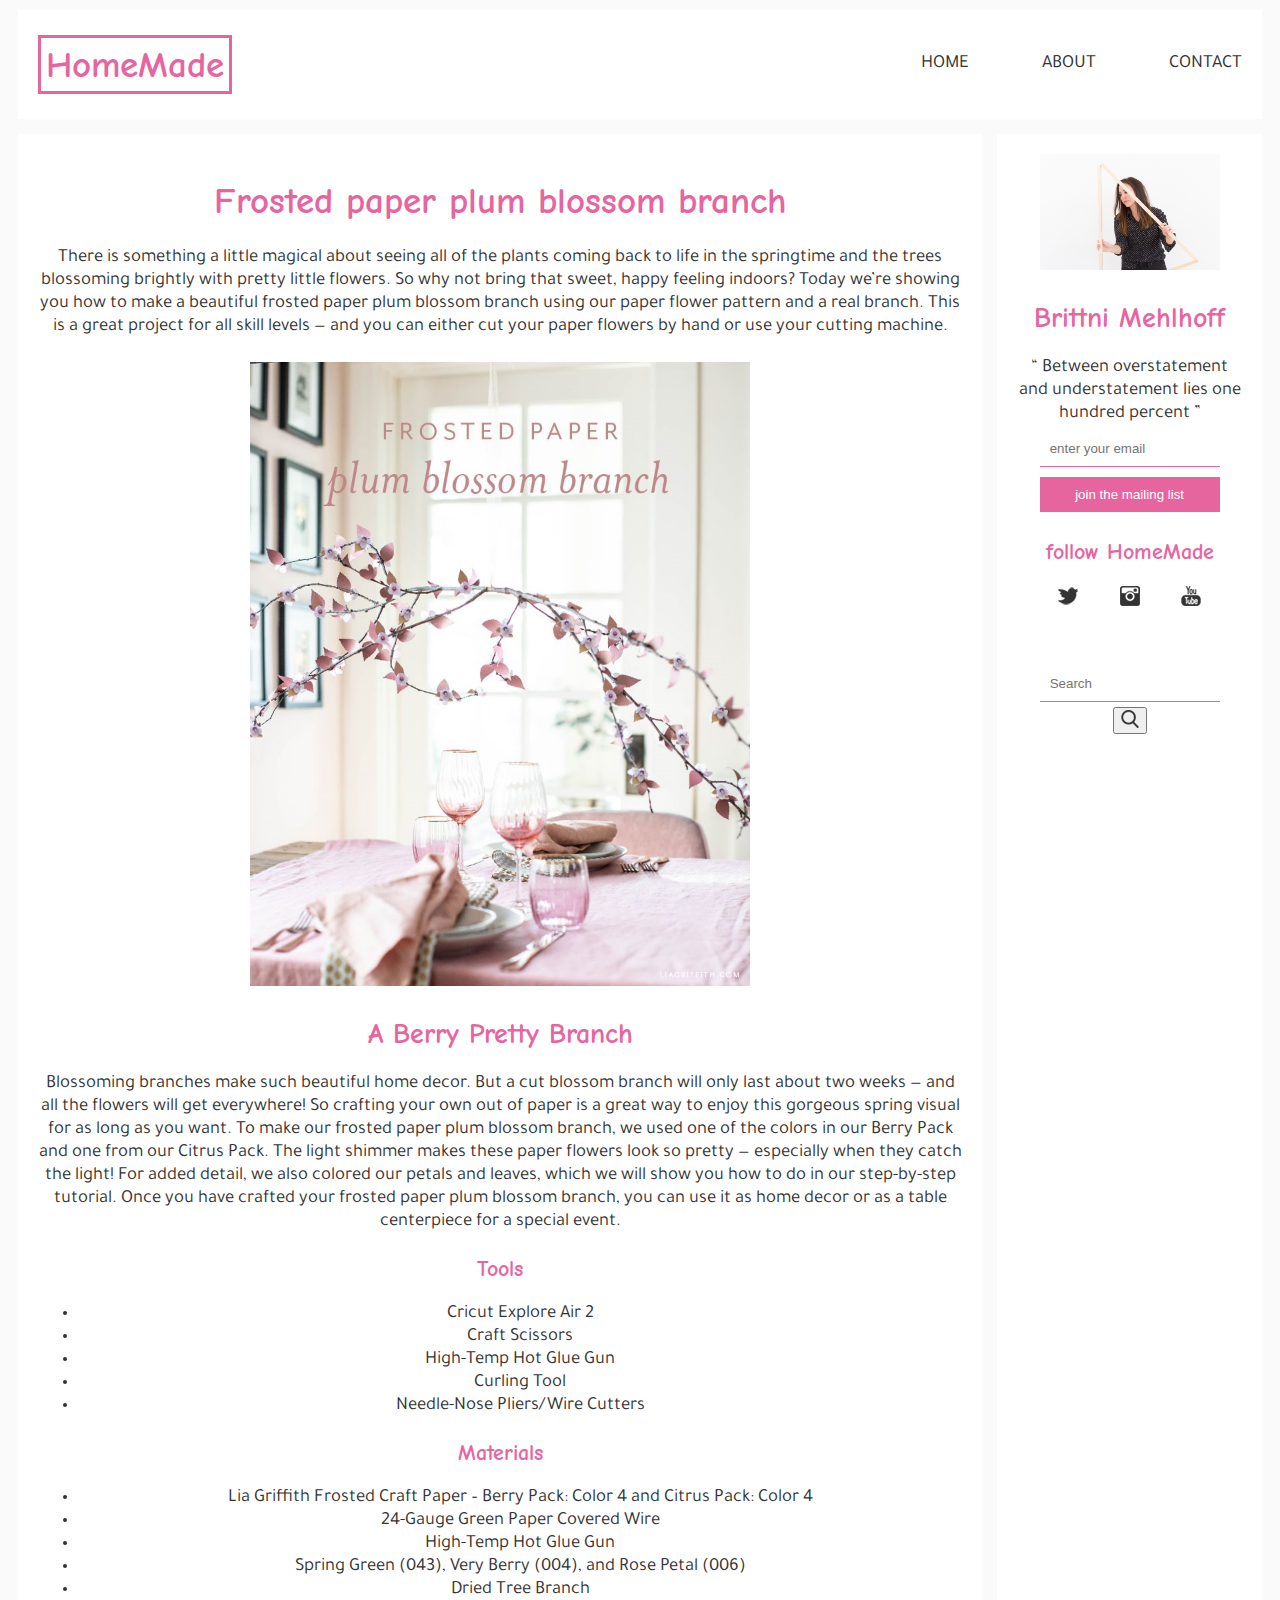
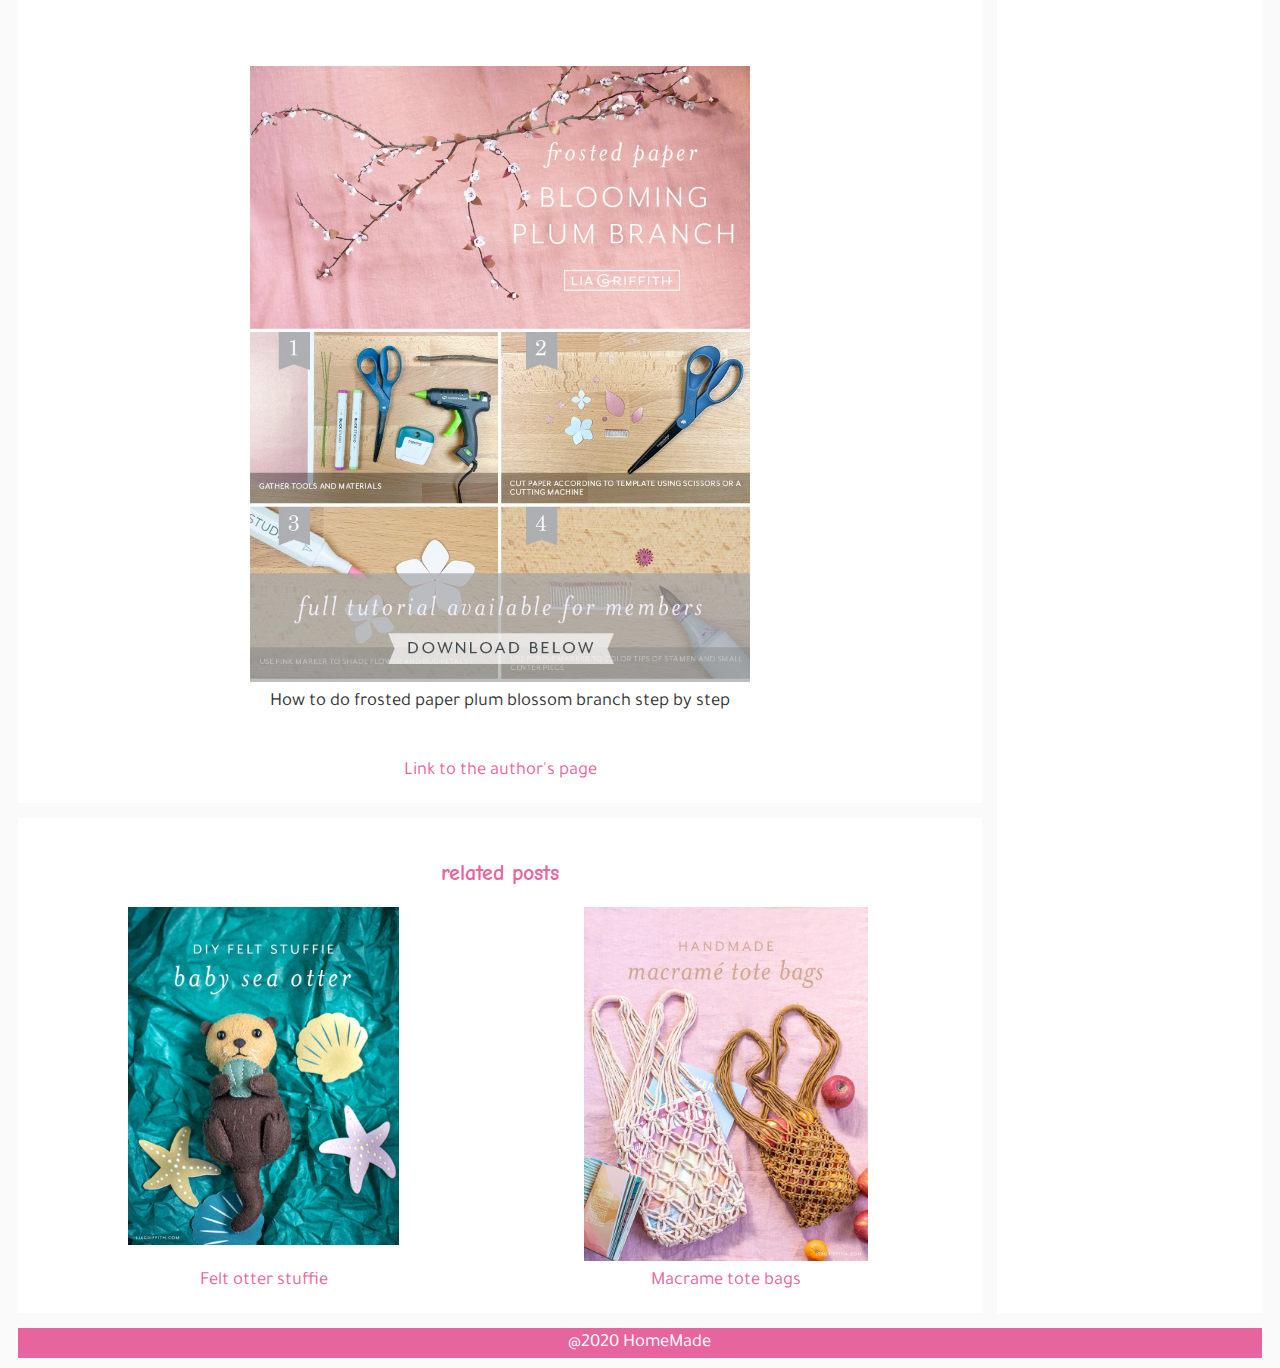
<file: html/frosted-paper-plum-blossom-branch.html>
<!DOCTYPE html>
<html lang="en">
<head>
  <meta charset="UTF-8">
  <meta name="viewport" content="width=device-width, initial-scale=1.0">
  <title> Frosted paper plum blossom branch </title>
  <link rel="stylesheet" href="../css/app.css" type="text/css">
  <!-- google fonts -->
  <link rel="stylesheet" href="https://fonts.googleapis.com/css2?family=Comic+Neue:wght@400;700&family=Tajawal:wght@400;700&display=swap">
  <!-- TODO: add favicon -->
  <link rel="icon" href="../img/icon/favicon.png">
</head>


<body>
  <div class= "post-continer">
    <header>
      <a href="../index.html">
        <h1 id="logo">
          HomeMade
        </h1>
      </a>
      <ul class="main-nav">
        <li>
          <a href="../index.html">
            Home
          </a>
        </li>
        <li>
          <a href="about.html">
            About
          </a>
        </li>
        <li>
          <a href="#">
            Contact
          </a>
        </li>
      </ul>
    </header>


    <main>
      <h1> Frosted paper plum blossom branch </h1>
      There is something a little magical about seeing all of the plants coming back to life in the springtime and the trees blossoming brightly with pretty little flowers. So why not bring that sweet, happy feeling indoors? Today we’re showing you how to make a beautiful frosted paper plum blossom branch using our paper flower pattern and a real branch.
      This is a great project for all skill levels — and you can either cut your paper flowers by hand or use your cutting machine.
      <br> <br>
      <img class="post-img" src="../img/frosted-paper-plum-blossom-branch.jpg" alt="frosted paper plum blossom branch">
      <h2> A Berry Pretty Branch </h2>
      Blossoming branches make such beautiful home decor. But a cut blossom branch will only last about two weeks — and all the flowers will get everywhere! So crafting your own out of paper is a great way to enjoy this gorgeous spring visual for as long as you want.
      To make our frosted paper plum blossom branch, we used one of the colors in our Berry Pack and one from our Citrus Pack. The light shimmer makes these paper flowers look so pretty —  especially when they catch the light! For added detail, we also colored our petals and leaves, which we will show you how to do in our step-by-step tutorial.
      Once you have crafted your frosted paper plum blossom branch, you can use it as home decor or as a table centerpiece for a special event.
      <h3> Tools </h3>
      <ul>
        <li> Cricut Explore Air 2 </li>
        <li> Craft Scissors </li>
        <li> High-Temp Hot Glue Gun </li>
        <li> Curling Tool </li>
        <li> Needle-Nose Pliers/Wire Cutters </li>
      </ul>
      <h3> Materials </h3>
      <ul>
        <li> Lia Griffith Frosted Craft Paper – Berry Pack: Color 4 and Citrus Pack: Color 4 </li>
        <li> 24-Gauge Green Paper Covered Wire </li>
        <li> High-Temp Hot Glue Gun </li>
        <li> Spring Green (043), Very Berry (004), and Rose Petal (006) </li>
        <li> Dried Tree Branch </li>
      </ul>
      <br> <br>
      <img class="post-img" src="../img/frosted-paper-plum-blossom-branch-step-by-step.jpg" alt="frosted paper plum blossom branch step by step">
      <figcaption> How to do frosted paper plum blossom branch step by step </figcaption>
      <br> <br>
      <a href="https://liagriffith.com/frosted-paper-plum-blossom-branch/" target="_blank"> Link to the author's page </a>
    </main>


    <div class="related-posts">
      <h3 class="rel-hd"> related posts </h3>
      <div class="rel-pst-1">
        <a href="felt-sea-otter-stuffie.html">
          <img class="rel-img" src="../img/felt-otter-stuffie.jpg" alt="felt otter stuffie">
        </a>
      </div>

      <div class="pst-txt-1">
        <a href="felt-sea-otter-stuffie.html"> Felt otter stuffie </a>
      </div>

      <div class="rel-pst-2">
        <a href="macrame-tote-bags.html">
          <img class="rel-img" src="../img/macrame-tote-bags.jpg" alt="macrame tote bags">
        </a>
      </div>

      <div class="pst-txt-2">
        <a href="macrame-tote-bags.html"> Macrame tote bags </a>
      </div>
    </div>


    <aside>
        <a href="about.html">
          <img id="prof-pic" src="../img/editor-brittni-mehlhoff.jpg" alt="profile picture">
        </a>
        <a href="about.html">
          <h2> Brittni Mehlhoff </h2>
        </a>
        <q cite="https://www.goodreads.com/quotes/tag/statement">
          Between overstatement and understatement lies one hundred percent
        </q>
        <br>
        <input type="text" placeholder="enter your email" name="mail" required>
        <input type="submit" value="join the mailing list">
        <h3> follow HomeMade </h3>
        <div class="social-account">
          <a href="https://twitter.com/home" target="_blank">
              <img src="../img/icon/twitter.png" alt="twitter icon">
          </a>
          <a href="https://www.instagram.com/" target="_blank">
              <img src="../img/icon/instagram.png" alt="instagram icon">
          </a>
          <a href="https://www.youtube.com/" target="_blank">
              <img src="../img/icon/youtube.png" alt="youtube icon">
          </a>
        </div>
        <br> <br>
      <div class="search-container">
        <input type="text" placeholder="Search" name="search">
        <button type="submit">
            <img src="../img/icon/search.png" alt="search icon">
        </button>
    </div>
      </aside>
  
  
      <footer>
        @2020 HomeMade
      </footer>
    </div>
  </body>
  </html>
</file>
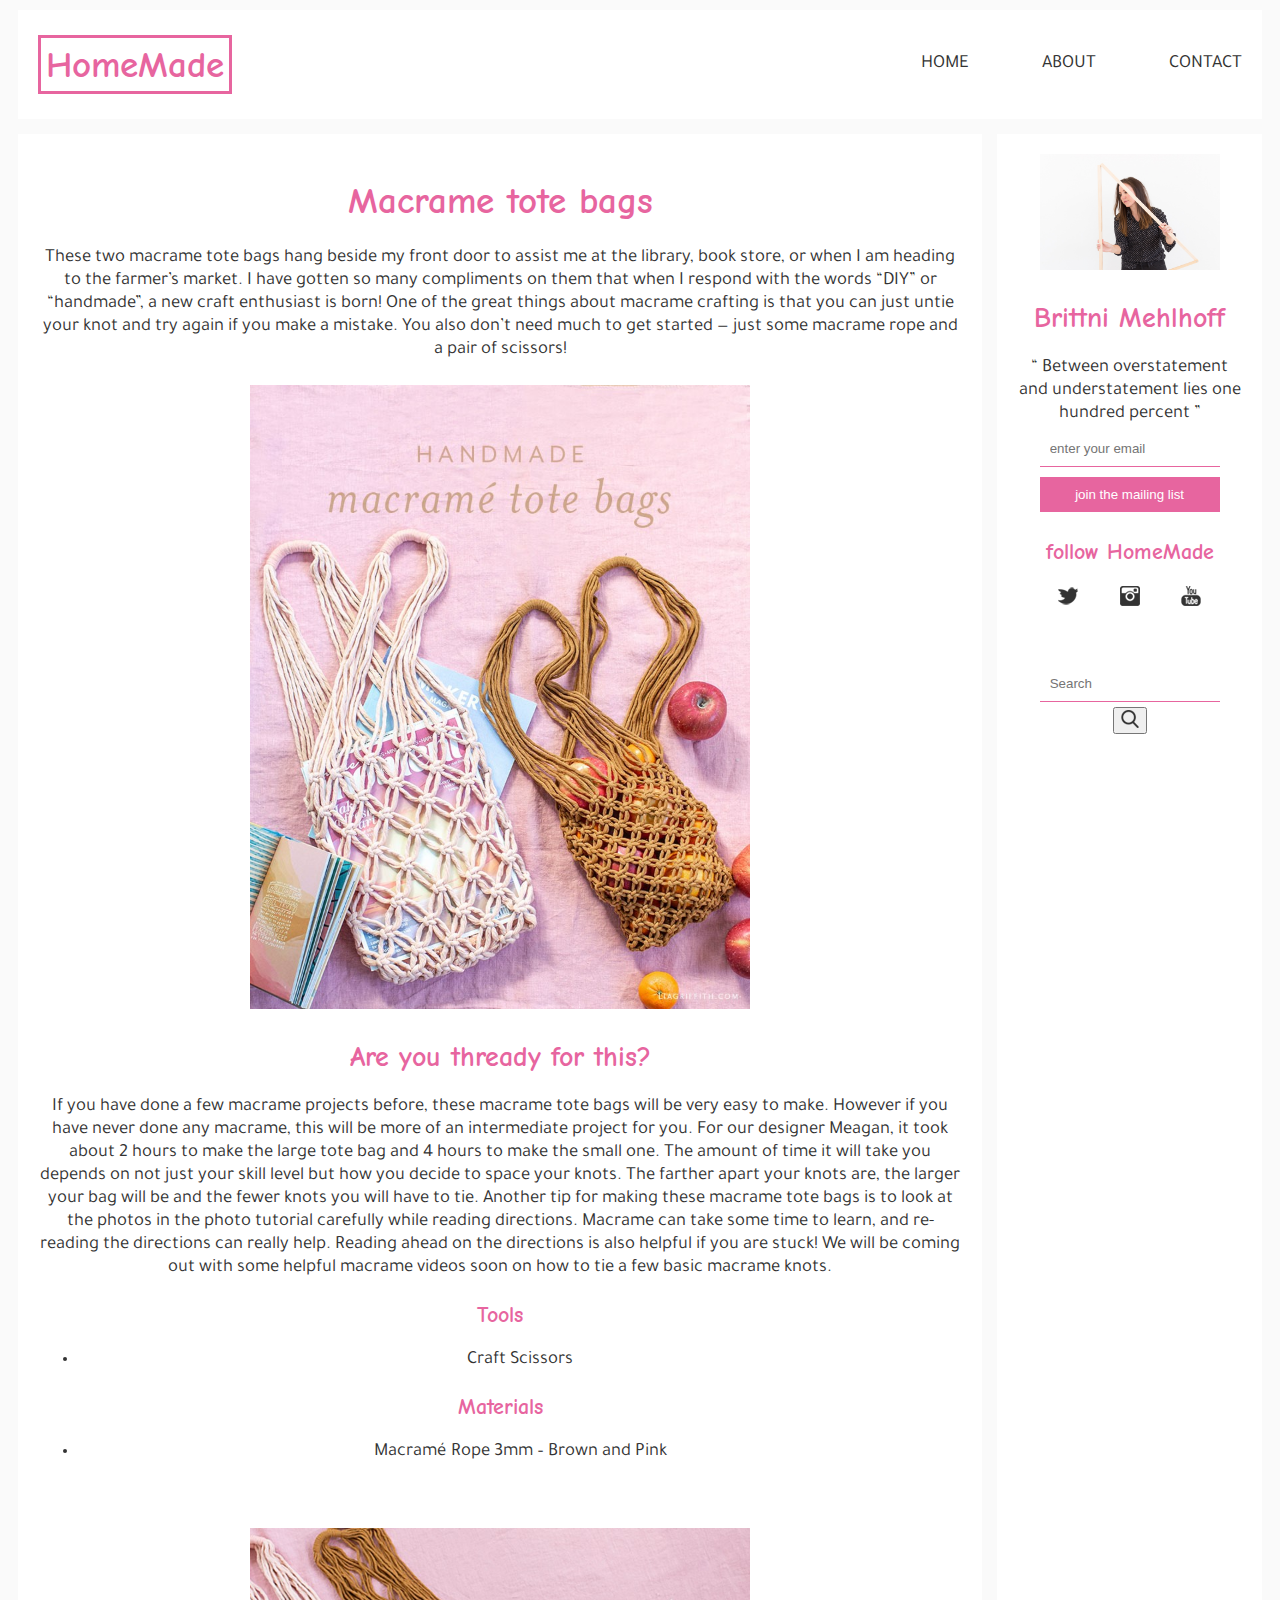
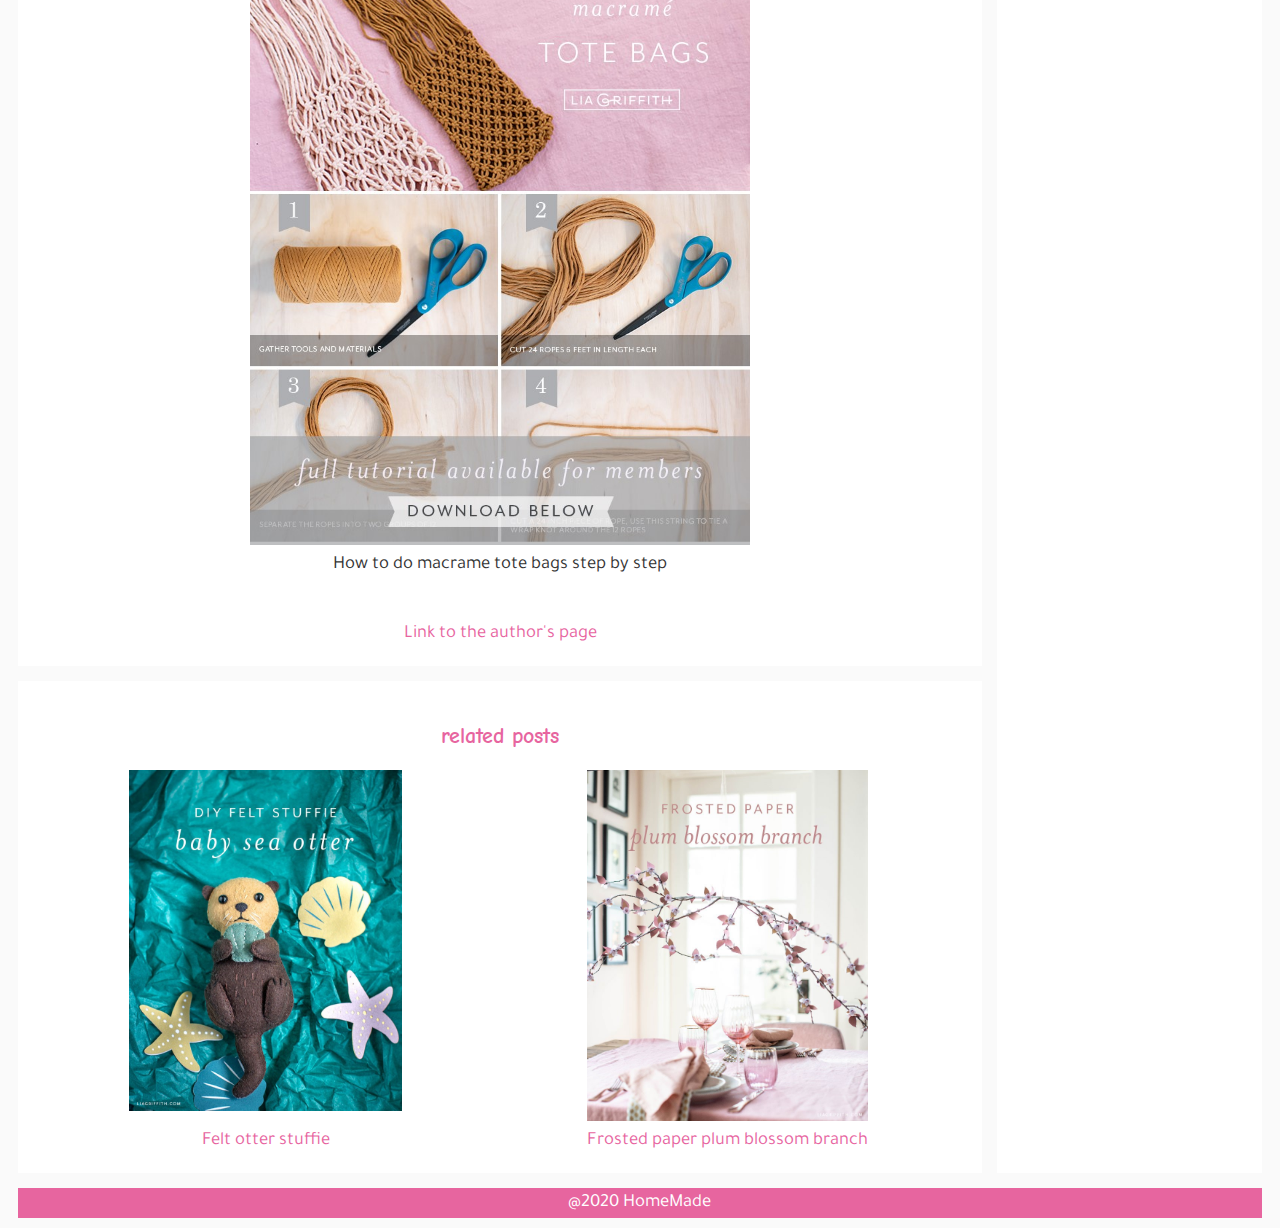
<file: html/macrame-tote-bags.html>
<!DOCTYPE html>
<html lang="en">
<head>
  <meta charset="UTF-8">
  <meta name="viewport" content="width=device-width, initial-scale=1.0">
  <title> Macrame tote bags </title>
  <link rel="stylesheet" href="../css/app.css" type="text/css">
  <!-- google fonts -->
  <link rel="stylesheet" href="https://fonts.googleapis.com/css2?family=Comic+Neue:wght@400;700&family=Tajawal:wght@400;700&display=swap">
  <!-- TODO: add favicon -->
  <link rel="icon" href="../img/icon/favicon.png">
</head>


<body>
  <div class= "post-continer">
    <header>
      <a href="../index.html">
        <h1 id="logo">
          HomeMade
        </h1>
      </a>
      <ul class="main-nav">
        <li>
          <a href="../index.html">
            Home
          </a>
        </li>
        <li>
          <a href="about.html">
            About
          </a>
        </li>
        <li>
          <a href="#">
            Contact
          </a>
        </li>
      </ul>
    </header>


    <main>
      <h1> Macrame tote bags </h1>
      These two macrame tote bags hang beside my front door to assist me at the library, book store, or when I am heading to the farmer’s market. I have gotten so many compliments on them that when I respond with the words “DIY” or “handmade”, a new craft enthusiast is born!
      One of the great things about macrame crafting is that you can just untie your knot and try again if you make a mistake. You also don’t need much to get started — just some macrame rope and a pair of scissors!
      <br> <br>
      <img class="post-img" src="../img/macrame-tote-bags.jpg" alt="macrame tote bags">
      <h2> Are you thready for this? </h2>
      If you have done a few macrame projects before, these macrame tote bags will be very easy to make. However if you have never done any macrame, this will be more of an intermediate project for you. For our designer Meagan, it took about 2 hours to make the large tote bag and 4 hours to make the small one. The amount of time it will take you depends on not just your skill level but how you decide to space your knots. The farther apart your knots are, the larger your bag will be and the fewer knots you will have to tie. Another tip for making these macrame tote bags is to look at the photos in the photo tutorial carefully while reading directions. Macrame can take some time to learn, and re-reading the directions can really help. Reading ahead on the directions is also helpful if you are stuck! We will be coming out with some helpful macrame videos soon on how to tie a few basic macrame knots.
      <h3> Tools </h3>
      <ul>
        <li> Craft Scissors </li>
      </ul>
      <h3> Materials </h3>
      <ul>
        <li> Macramé Rope 3mm – Brown and Pink </li>
      </ul>
      <br> <br>
      <img class="post-img" src="../img/macrame-tote-bags-step-by-step.jpg" alt="macrame tote bags">
      <figcaption> How to do macrame tote bags step by step </figcaption>
      <br> <br>
      <a href="https://liagriffith.com/macrame-tote-bags/" target="_blank"> Link to the author's page </a>
    </main>


    <div class="related-posts">
        <h3 class="rel-hd"> related posts </h3>
        <div class="rel-pst-1">
          <a href="felt-sea-otter-stuffie.html">
            <img class="rel-img" src="../img/felt-otter-stuffie.jpg" alt="felt otter stuffie">
          </a>
        </div>

        <div class="pst-txt-1">
          <a href="felt-sea-otter-stuffie.html"> Felt otter stuffie </a>
        </div>

        <div class="rel-pst-2">
        <a href="frosted-paper-plum-blossom-branch.html">
            <img class="rel-img" src="../img/frosted-paper-plum-blossom-branch.jpg" alt="frosted paper plum blossom branch">
        </a>
      </div>

      <div class="pst-txt-2">
        <a href="frosted-paper-plum-blossom-branch.html"> Frosted paper plum blossom branch </a>
      </div>
    </div>


    <aside>
        <a href="about.html">
          <img id="prof-pic" src="../img/editor-brittni-mehlhoff.jpg" alt="profile picture">
        </a>
        <a href="about.html">
          <h2> Brittni Mehlhoff </h2>
        </a>
        <q cite="https://www.goodreads.com/quotes/tag/statement">
          Between overstatement and understatement lies one hundred percent
        </q>
        <br>
        <input type="text" placeholder="enter your email" name="mail" required>
        <input type="submit" value="join the mailing list">
        <h3> follow HomeMade </h3>
        <div class="social-account">
          <a href="https://twitter.com/home" target="_blank">
              <img src="../img/icon/twitter.png" alt="twitter icon">
          </a>
          <a href="https://www.instagram.com/" target="_blank">
              <img src="../img/icon/instagram.png" alt="instagram icon">
          </a>
          <a href="https://www.youtube.com/" target="_blank">
              <img src="../img/icon/youtube.png" alt="youtube icon">
          </a>
        </div>
        <br> <br>
      <div class="search-container">
        <input type="text" placeholder="Search" name="search">
        <button type="submit">
            <img src="../img/icon/search.png" alt="search icon">
        </button>
    </div>
      </aside>
  
  
      <footer>
        @2020 HomeMade
      </footer>
    </div>
  </body>
  </html>
</file>
<file: css/app.css>
@import url("screen-sizes.css");
@import url("stylish.css");
@import url("links-&-fonts.css");
</file>
